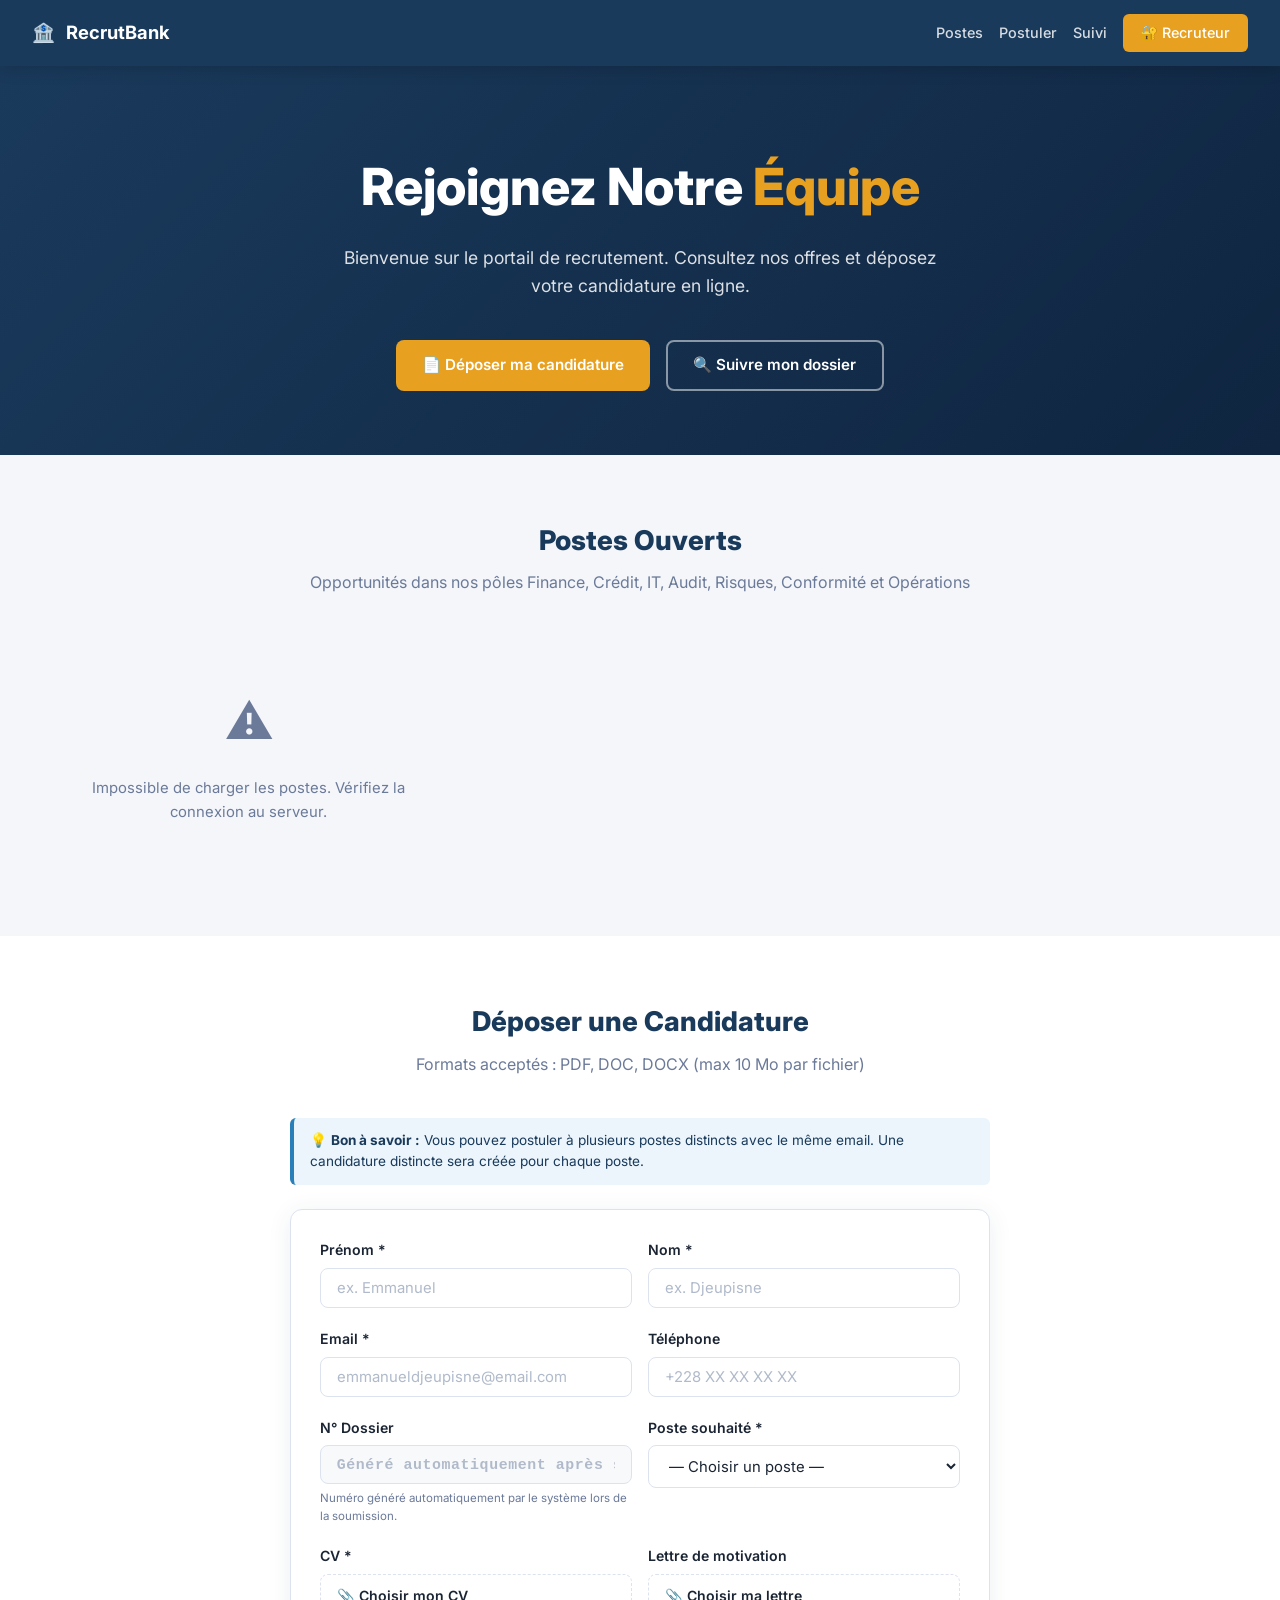
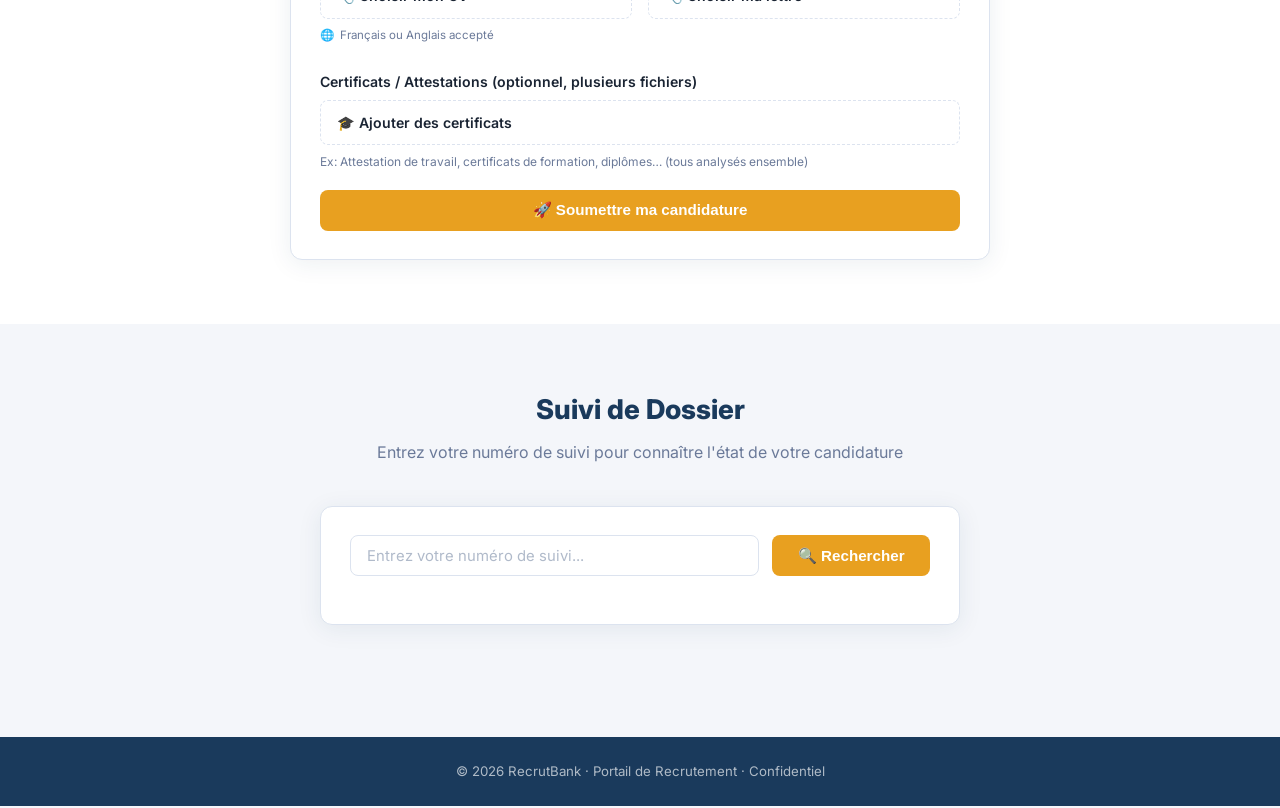
<file: index.html>
<!DOCTYPE html>
<html lang="fr">
<head>
<meta charset="UTF-8">
<meta name="viewport" content="width=device-width, initial-scale=1.0">
<title>RecrutBank – Portail de Recrutement</title>
<link rel="stylesheet" href="style.css">
<style>
.poste-card.inactive {
    opacity: 0.45;
    filter: grayscale(80%);
    pointer-events: none;
    position: relative;
}
.poste-card.inactive::after {
    content: "🔒 clôturé";
    position: absolute;
    top: 50%;
    left: 50%;
    transform: translate(-50%, -50%);
    background: rgba(26, 58, 92, 0.92);
    color: white;
    padding: 0.5rem 1rem;
    border-radius: 8px;
    font-weight: 700;
    font-size: 0.85rem;
    letter-spacing: 0.03em;
    box-shadow: 0 4px 12px rgba(0,0,0,0.2);
    z-index: 10;
}
.poste-card.active {
    border: 2px solid #2980B9;
    box-shadow: 0 4px 16px rgba(41, 128, 185, 0.25);
    position: relative;
}
.poste-card.active::before {
    content: "📢 OUVERT AU RECRUTEMENT";
    position: absolute;
    top: -10px;
    right: 12px;
    background: #27ae60;
    color: white;
    padding: 3px 10px;
    border-radius: 4px;
    font-size: 0.65rem;
    font-weight: 700;
    letter-spacing: 0.05em;
    box-shadow: 0 2px 6px rgba(39, 174, 96, 0.4);
}
select option:disabled {
    color: #aaa;
    background: #f5f5f5;
    font-style: italic;
}

/* === MESSAGE DE CONFIRMATION CENTRÉ (COMPACT) === */
.confirmation-overlay {
    display: none;
    position: fixed;
    inset: 0;
    background: rgba(15, 23, 42, 0.75);
    backdrop-filter: blur(6px);
    z-index: 9999;
    justify-content: center;
    align-items: center;
    padding: 1rem;
    animation: fadeIn 0.3s ease-out;
}
.confirmation-overlay.show { display: flex; }
@keyframes fadeIn {
    from { opacity: 0; }
    to { opacity: 1; }
}
.confirmation-box {
    background: white;
    border-radius: 14px;
    max-width: 420px;
    width: 100%;
    box-shadow: 0 20px 50px rgba(0,0,0,0.25);
    overflow: hidden;
    animation: slideUp 0.3s ease-out;
    text-align: center;
}
@keyframes slideUp {
    from { opacity: 0; transform: translateY(20px) scale(0.97); }
    to { opacity: 1; transform: translateY(0) scale(1); }
}
.confirmation-header {
    background: linear-gradient(135deg, #16a34a 0%, #22c55e 100%);
    color: white;
    padding: 1.2rem 1.2rem 1rem;
}
.confirmation-icon {
    width: 52px;
    height: 52px;
    background: rgba(255,255,255,0.25);
    border-radius: 50%;
    display: flex;
    align-items: center;
    justify-content: center;
    font-size: 1.6rem;
    margin: 0 auto 0.6rem;
    box-shadow: 0 3px 12px rgba(0,0,0,0.15);
    animation: bounce 0.5s ease-out 0.2s both;
}
@keyframes bounce {
    0% { transform: scale(0); }
    60% { transform: scale(1.15); }
    100% { transform: scale(1); }
}
.confirmation-header h2 {
    margin: 0 0 0.3rem 0;
    font-size: 1.15rem;
    font-weight: 800;
}
.confirmation-header p {
    margin: 0;
    font-size: 0.82rem;
    opacity: 0.95;
}
.confirmation-body {
    padding: 1rem 1.2rem 0.8rem;
}
.email-notice {
    background: linear-gradient(135deg, #dbeafe 0%, #eff6ff 100%);
    border: 1px solid #bfdbfe;
    border-left: 4px solid #2563eb;
    border-radius: 8px;
    padding: 0.7rem 0.9rem;
    margin-bottom: 0.9rem;
    display: flex;
    align-items: flex-start;
    gap: 0.6rem;
    text-align: left;
}
.email-notice .icon {
    font-size: 1.2rem;
    flex-shrink: 0;
}
.email-notice .content { flex: 1; }
.email-notice strong {
    display: block;
    color: #1e40af;
    font-size: 0.82rem;
    margin-bottom: 0.15rem;
}
.email-notice p {
    margin: 0;
    color: #1e3a8a;
    font-size: 0.76rem;
    line-height: 1.4;
}
.info-grid {
    display: grid;
    gap: 0.5rem;
    margin-bottom: 0.8rem;
}
.info-item {
    background: #f8fafc;
    border: 1px solid #e2e8f0;
    border-radius: 6px;
    padding: 0.5rem 0.75rem;
    text-align: left;
}
.info-item .label {
    font-size: 0.68rem;
    font-weight: 700;
    color: #64748b;
    text-transform: uppercase;
    letter-spacing: 0.05em;
    margin-bottom: 0.2rem;
    display: flex;
    align-items: center;
    justify-content: space-between;
}
.info-item .value {
    font-family: 'SF Mono', Monaco, Consolas, monospace;
    font-size: 0.85rem;
    font-weight: 700;
    color: #1a3a5c;
    word-break: break-all;
}
.info-item .value.dossier {
    color: #2980B9;
    font-size: 1rem;
}
.confirmation-footer {
    padding: 0.7rem 1.2rem 1rem;
    display: flex;
    gap: 0.5rem;
    flex-wrap: wrap;
    justify-content: center;
    border-top: 1px solid #e2e8f0;
    background: #f8fafc;
}
.confirmation-footer .btn {
    flex: 1;
    min-width: 140px;
    padding: 0.5rem 0.8rem;
    font-size: 0.82rem;
}
.copy-btn {
    background: #f1f5f9;
    border: 1px solid #cbd5e1;
    color: #475569;
    padding: 0.2rem 0.5rem;
    border-radius: 4px;
    font-size: 0.68rem;
    font-weight: 600;
    cursor: pointer;
    transition: all 0.15s;
}
.copy-btn:hover {
    background: #e2e8f0;
    color: #1e293b;
}
.copy-btn.copied {
    background: #dcfce7;
    color: #166534;
    border-color: #86efac;
}
@media (max-width: 480px) {
    .confirmation-box { max-width: 100%; }
    .confirmation-header { padding: 1rem 1rem 0.8rem; }
    .confirmation-header h2 { font-size: 1.05rem; }
    .confirmation-body { padding: 0.8rem 1rem 0.6rem; }
    .confirmation-footer { padding: 0.6rem 0.8rem 0.8rem; }
    .confirmation-footer .btn { min-width: 100%; font-size: 0.8rem; }
    .info-item .value { font-size: 0.78rem; }
    .info-item .value.dossier { font-size: 0.9rem; }
}

/* Badge Management pour le poste Chef de Division Local Corporate */
.badge-management {
    display: inline-block;
    font-size: 0.65rem;
    background: #fff3cd;
    color: #856404;
    padding: 2px 8px;
    border-radius: 4px;
    margin-left: 0.4rem;
    border: 1px solid #ffc107;
}

/* Badge Data Analyst Finance */
.badge-data-finance {
    display: inline-block;
    font-size: 0.65rem;
    background: #dbeafe;
    color: #1e40af;
    padding: 2px 8px;
    border-radius: 4px;
    margin-left: 0.4rem;
    border: 1px solid #93c5fd;
}

/* === STATUT ÉLIMINÉ === */
.badge-eliminated {
    background: #fee2e2;
    color: #991b1b;
    border: 1px solid #fecaca;
}
.badge-eliminated::before {
    content: "🚫 ";
}
.elimination-details {
    background: #fef2f2;
    border: 1px solid #fecaca;
    border-left: 4px solid #dc2626;
    border-radius: 8px;
    padding: 1rem;
    margin: 0.8rem 0;
    text-align: left;
}
.elimination-details strong {
    color: #991b1b;
    display: block;
    margin-bottom: 0.5rem;
}
.elimination-details ul {
    margin: 0.3rem 0;
    padding-left: 1.2rem;
    color: #7f1d1d;
}
.elimination-details li {
    margin: 0.3rem 0;
}
.elimination-details .score-display {
    margin-top: 0.5rem;
    padding-top: 0.5rem;
    border-top: 1px dashed #fecaca;
    font-weight: 600;
    color: #991b1b;
}

/* Poste actif highlight */
.poste-card.active .poste-apply-btn {
    display: inline-block !important;
}
.poste-apply-btn {
    display: none;
}

/* Badge clôturé */
.poste-card.closed {
    opacity: 0.5;
    filter: grayscale(80%);
    pointer-events: none;
    position: relative;
}
.poste-card.closed::after {
    content: "🔒 Clôturé";
    position: absolute;
    top: 50%;
    left: 50%;
    transform: translate(-50%, -50%);
    background: rgba(26, 58, 92, 0.9);
    color: white;
    padding: 0.5rem 1rem;
    border-radius: 8px;
    font-weight: 700;
    font-size: 0.9rem;
    letter-spacing: 0.05em;
    box-shadow: 0 4px 12px rgba(0,0,0,0.25);
    z-index: 10;
}
</style>
</head>
<body>
<nav class="navbar">
<div class="brand">🏦 <span>RecrutBank</span></div>
<div class="nav-links">
<a href="#postes">Postes</a>
<a href="#postuler">Postuler</a>
<a href="#suivi">Suivi</a>
<a href="login.html" class="btn-nav">🔐 Recruteur</a>
</div>
</nav>
<section class="hero">
<h1>Rejoignez Notre <span>Équipe</span></h1>
<p>Bienvenue sur le portail de recrutement. Consultez nos offres et déposez votre candidature en ligne.</p>
<div class="hero-btns">
<a href="#postuler" class="btn btn-primary">📄 Déposer ma candidature</a>
<a href="#suivi"    class="btn btn-outline">🔍 Suivre mon dossier</a>
</div>
</section>
<section class="section" id="postes">
<div class="container">
<h2 style="text-align:center;font-size:1.7rem;font-weight:800;color:var(--primary);margin-bottom:.5rem">Postes Ouverts</h2>
<p style="text-align:center;color:var(--text-muted);margin-bottom:2.5rem">Opportunités dans nos pôles Finance, Crédit, IT, Audit, Risques, Conformité et Opérations</p>
<div class="postes-grid" id="postes-list">
<div class="empty-state"><div class="empty-icon">⏳</div><p>Chargement des postes...</p></div>
</div>
</div>
</section>
<section class="section" id="postuler" style="background:#fff">
<div class="container">
<h2 style="text-align:center;font-size:1.7rem;font-weight:800;color:var(--primary);margin-bottom:.5rem">Déposer une Candidature</h2>
<p style="text-align:center;color:var(--text-muted);margin-bottom:2.5rem">Formats acceptés : PDF, DOC, DOCX (max 10 Mo par fichier)</p>
<div id="info-postes-actifs" style="max-width:700px;margin:0 auto 1.5rem auto;padding:.75rem 1rem;background:#d4edda;border-left:4px solid #27ae60;border-radius:6px;font-size:.85rem;color:#155724;display:none">
</div>
<div style="max-width:700px;margin:0 auto 1.5rem auto;padding:.75rem 1rem;background:#EBF5FB;border-left:4px solid #2980B9;border-radius:6px;font-size:.85rem;color:#1a3a5c">
💡 <strong>Bon à savoir :</strong> Vous pouvez postuler à plusieurs postes distincts avec le même email. Une candidature distincte sera créée pour chaque poste.
</div>
<div class="card" style="max-width:700px;margin:0 auto" id="form-card">
<div id="form-alert"></div>
<form id="candidature-form" enctype="multipart/form-data">
<div class="form-row">
<div class="form-group">
<label>Prénom *</label>
<input class="form-control" name="prenom" placeholder="ex. Emmanuel" required>
</div>
<div class="form-group">
<label>Nom *</label>
<input class="form-control" name="nom" placeholder="ex. Djeupisne" required>
</div>
</div>
<div class="form-row">
<div class="form-group">
<label>Email *</label>
<input class="form-control" type="email" name="email" placeholder="emmanueldjeupisne@email.com" required>
</div>
<div class="form-group">
<label>Téléphone</label>
<input class="form-control" name="telephone" placeholder="+228 XX XX XX XX">
</div>
</div>
<div class="form-row">
<div class="form-group">
<label>N° Dossier</label>
<input class="form-control" name="numero_dossier" id="numero-dossier" placeholder="Généré automatiquement après soumission" readonly style="font-family:monospace;font-weight:600;letter-spacing:.04em;background:#f8f9fa;cursor:not-allowed">
<p style="font-size:.72rem;color:var(--text-muted);margin-top:.3rem">Numéro généré automatiquement par le système lors de la soumission.</p>
</div>
<div class="form-group">
<label>Poste souhaité *</label>
<select class="form-control" name="poste" id="poste-select" required>
<option value="">— Choisir un poste —</option>
</select>
</div>
</div>
<div class="form-row">
<div class="form-group">
<label>CV *</label>
<div class="file-input-wrapper">
<label class="file-label" id="cv-label" for="cv-input">📎 Choisir mon CV</label>
<input type="file" id="cv-input" name="cv" accept=".pdf,.doc,.docx" required>
</div>
<p style="font-size:.72rem;color:var(--text-muted);margin-top:.3rem;display:flex;align-items:center;gap:.4rem">
<span>🌐</span> Français ou Anglais accepté
</p>
</div>
<div class="form-group">
<label>Lettre de motivation <span id="lettre-badge" style="display:none;background:#e8f4fd;color:#1a3a5c;font-size:.65rem;padding:2px 6px;border-radius:4px;margin-left:.4rem">Optionnel pour ce poste</span></label>
<div class="file-input-wrapper">
<label class="file-label" id="lettre-label" for="lettre-input">📎 Choisir ma lettre</label>
<input type="file" id="lettre-input" name="lettre" accept=".pdf,.doc,.docx">
</div>
</div>
</div>
<div class="form-group" style="margin-top:.5rem">
<label>Certificats / Attestations (optionnel, plusieurs fichiers)</label>
<div class="file-input-wrapper">
<label class="file-label" id="attestation-label" for="attestation-input">🎓 Ajouter des certificats</label>
<input type="file" id="attestation-input" name="attestation" accept=".pdf,.doc,.docx" multiple>
</div>
<p style="font-size:.75rem;color:var(--text-muted);margin-top:.3rem">
Ex: Attestation de travail, certificats de formation, diplômes… (tous analysés ensemble)
</p>
<div id="attestation-list" style="margin-top:.5rem;font-size:.8rem;color:var(--text-muted)"></div>
</div>
<button type="submit" class="btn btn-primary btn-full" id="submit-btn">
🚀 Soumettre ma candidature
</button>
</form>
</div>
<div id="candidature-success" class="card" style="max-width:700px;margin:1.5rem auto;display:none;text-align:center">
<div style="font-size:3rem;margin-bottom:1rem">🎉</div>
<h3 style="color:var(--success);font-size:1.3rem;margin-bottom:.5rem">Candidature soumise avec succès !</h3>
<p style="color:var(--text-muted);margin-bottom:1.2rem">Conservez précieusement vos références de suivi :</p>
<div style="margin-bottom:.8rem">
<p style="font-size:.78rem;font-weight:600;color:var(--text-muted);text-transform:uppercase;letter-spacing:.05em;margin-bottom:.4rem">N° Dossier</p>
<div style="background:#EBF5FB;border:2px solid #2980B9;border-radius:8px;padding:.7rem 1rem;font-family:monospace;font-size:1rem;font-weight:700;color:#1a3a5c" id="dossier-display"></div>
</div>
<div>
<p style="font-size:.78rem;font-weight:600;color:var(--text-muted);text-transform:uppercase;letter-spacing:.05em;margin-bottom:.4rem">Numéro de suivi en ligne</p>
<div style="background:#f4f6fa;border:2px dashed var(--border);border-radius:8px;padding:.7rem 1rem;font-family:monospace;font-size:.88rem;font-weight:700;color:var(--primary);word-break:break-all" id="token-display"></div>
</div>
<p style="margin-top:1rem;font-size:.85rem;color:var(--text-muted)">
🔍 Votre dossier (CV + lettre + certificats) est en cours d'analyse automatique.<br>
Utilisez le numéro de suivi dans la section <strong>Suivi de dossier</strong> ci-dessous.
</p>
<div style="margin-top:1.4rem;display:flex;gap:.8rem;justify-content:center;flex-wrap:wrap">
<button class="btn btn-blue" onclick="resetForm()">📄 Postuler à un autre poste</button>
<button class="btn btn-outline" onclick="document.getElementById('suivi-token').value=document.getElementById('token-display').textContent;document.getElementById('suivi').scrollIntoView({behavior:'smooth'})">🔍 Suivre ce dossier</button>
</div>
</div>
</section>
<section class="section" id="suivi">
<div class="container">
<h2 style="text-align:center;font-size:1.7rem;font-weight:800;color:var(--primary);margin-bottom:.5rem">Suivi de Dossier</h2>
<p style="text-align:center;color:var(--text-muted);margin-bottom:2.5rem">Entrez votre numéro de suivi pour connaître l'état de votre candidature</p>
<div class="card" style="max-width:640px;margin:0 auto">
<div style="display:flex;gap:.8rem">
<input class="form-control" id="suivi-token" placeholder="Entrez votre numéro de suivi...">
<button class="btn btn-primary" onclick="checkSuivi()">🔍 Rechercher</button>
</div>
<div id="suivi-result" style="margin-top:1.2rem"></div>
</div>
</div>
</section>
<footer style="background:var(--primary);color:rgba(255,255,255,.65);text-align:center;padding:1.5rem;font-size:.83rem">
<p>© 2026 RecrutBank · Portail de Recrutement · Confidentiel</p>
</footer>

<!-- === MESSAGE DE CONFIRMATION CENTRÉ (MODAL) === -->
<div class="confirmation-overlay" id="confirmation-overlay">
<div class="confirmation-box">
<div class="confirmation-header">
<div class="confirmation-icon">✅</div>
<h2>Candidature soumise avec succès !</h2>
<p>Votre dossier a bien été reçu et est en cours de traitement</p>
</div>
<div class="confirmation-body">
<div class="email-notice">
<span class="icon">📧</span>
<div class="content">
<strong>Email de confirmation envoyé</strong>
<p>Un email de confirmation vient d'être envoyé à l'adresse que vous avez renseignée. Vérifiez votre boîte de réception (et vos spams) dans les prochaines minutes.</p>
</div>
</div>

<div class="info-grid">
<div class="info-item">
<div class="label">🗂️ N° de Dossier</div>
<div class="value dossier" id="conf-dossier">–</div>
</div>
<div class="info-item">
<div class="label">🔑 Numéro de suivi en ligne
<button class="copy-btn" id="copy-token-btn" onclick="copyToken()">📋 Copier</button>
</div>
<div class="value" id="conf-token">–</div>
</div>
<div class="info-item">
<div class="label">💼 Poste</div>
<div class="value" id="conf-poste" style="font-family:inherit;font-size:.9rem">–</div>
</div>
</div>
</div>
<div class="confirmation-footer">
<button class="btn btn-primary" onclick="closeConfirmationAndScrollToSuivi()">🔍 Suivre mon dossier</button>
<button class="btn btn-outline" onclick="closeConfirmationAndReset()">📄 Nouvelle candidature</button>
</div>
</div>
</div>

<div class="toast-container" id="toast-container"></div>
<script src="script.js"></script>
<script>
const API = 'https://backend1-fiq5.onrender.com/api';

// === POSTES ACTIFS (définis dans le backend) ===
// Chargé(e) d'Administration de Crédit est retiré des postes actifs (clôturé)
const POSTES_ACTIFS_BACKEND = ["Chef de Division Local Corporate", "Data Analyst Finance"];

// Métadonnées d'affichage pour chaque poste
const POSTES_INFO = {
    "Responsable Administration de Crédit": { icon:"🏛️", desc:"Gestion portefeuille, conformité COBAC/IFRS", category:"credit", senior: false, closed: true },
    "Analyste Crédit CCB":                  { icon:"📊", desc:"Analyse financière, montage et suivi de crédits", category:"credit", senior: false, closed: true },
    "Archiviste (Administration Crédit)":   { icon:"🗂️", desc:"Gestion documentaire et archivage des dossiers", category:"credit", senior: false, closed: true },
    "Senior Finance Officer":               { icon:"💰", desc:"Pilotage financier et reporting senior", category:"finance", senior: true, closed: true },
    "Market Risk Officer":                  { icon:"📈", desc:"Gestion et modélisation des risques de marché", category:"risque", senior: false, closed: true },
    "IT Réseau & Infrastructure":           { icon:"🖥️", desc:"Administration réseau, sécurité et infrastructure", category:"it", senior: false, badge: "technique", closed: true },
    "Auditeur interne":                     { icon:"🔍", desc:"Audit interne et contrôle des processus", category:"audit", senior: false, closed: true },
    "Chef service contrôle des engagements":{ icon:"📋", desc:"Contrôle des engagements et garanties", category:"risque", senior: true, closed: true },
    "Chef service IT (maintenance/support)":{ icon:"🛠️", desc:"Maintenance et support informatique", category:"it", senior: true, badge: "technique", closed: true },
    "Chef service finance":                 { icon:"💵", desc:"Management de la fonction finance", category:"finance", senior: true, closed: true },
    "Chef service risques de marché":       { icon:"📉", desc:"Gestion des risques financiers et de marché", category:"risque", senior: true, closed: true },
    "Chef service reporting réglementaire": { icon:"📑", desc:"Reporting prudentiel et réglementaire", category:"conformite", senior: true, closed: true },
    "Chef de Section Compensation":         {
        icon: "💳",
        desc: "Supervision des opérations de compensation interbancaire (BEAC/GIMAC)",
        category: "operations",
        senior: true,
        highlight: "beac-gimac",
        closed: true
    },
    "Chargé(e) d'Administration de Crédit": {
        icon: "📑",
        desc: "Gestion du cycle de crédit, garanties, reporting IFRS 9 et COBAC",
        category: "credit",
        senior: false,
        closed: true
    },
    "Chef de Division Local Corporate": {
        icon: "🏢",
        desc: "Pilotage de la division Corporate, management d'équipe, développement du portefeuille entreprises et gestion du risque de crédit",
        category: "corporate",
        senior: true,
        highlight: "corporate",
        badge: "management"
    },
    "Data Analyst Finance": {
        icon: "📊",
        desc: "Analyse de données financières, reporting, Tableaux de bord, SQL, Python, Power BI",
        category: "finance",
        senior: false,
        highlight: "data-finance",
        badge: "data-finance"
    }
};

// ★ APPEL API ★
fetch(`${API}/postes`)
.then(r => r.json())
.then(data => {
    // Utiliser les postes actifs du backend, ou fallback
    const postes = Array.isArray(data) ? data : (data.postes || []);
    const postesActifs = Array.isArray(data) ? POSTES_ACTIFS_BACKEND : (data.postes_actifs || POSTES_ACTIFS_BACKEND);
    
    const grid = document.getElementById("postes-list");
    const sel  = document.getElementById("poste-select");
    const infoBox = document.getElementById("info-postes-actifs");
    grid.innerHTML = "";
    
    // Message d'information sur les postes actifs
    if (postesActifs.length > 0 && infoBox) {
        if (postesActifs.length === 1) {
            infoBox.innerHTML = `<strong>Un seul poste est actuellement ouvert au recrutement :</strong> ${postesActifs[0]}. Les autres postes seront ouverts prochainement.`;
        } else {
            infoBox.innerHTML = `<strong>${postesActifs.length} postes sont actuellement ouverts au recrutement :</strong> ${postesActifs.join(', ')}.`;
        }
        infoBox.style.display = 'block';
    }
    
    // Génération des cartes et des options du select
    postes.forEach(p => {
        const info = POSTES_INFO[p] || { icon:"💼", desc:"", category:"", closed: true };
        const isActive = postesActifs.includes(p);
        const isClosed = info.closed === true;
        
        const catBadge = info.category ? `<span style="display:inline-block;font-size:.65rem;background:#e8f4fd;color:#1a3a5c;padding:2px 6px;border-radius:4px;margin-left:.4rem">${info.category}</span>` : "";
        const certHighlight = info.highlight === "certifications" ? `<div style="font-size:.75rem;color:#1e7e34;margin-top:.3rem">🎯 <strong>Certifications requises</strong></div>` : "";
        const beacHighlight = info.highlight === "beac-gimac" ? `<div style="font-size:.75rem;color:#1a3a5c;margin-top:.3rem">🏦 <strong>Expertise BEAC/GIMAC requise</strong></div>` : "";
        const corporateHighlight = info.highlight === "corporate" ? `<div style="font-size:.75rem;color:#1a3a5c;margin-top:.3rem">🏢 <strong>Management Corporate & Développement Commercial</strong></div>` : "";
        const dataFinanceHighlight = info.highlight === "data-finance" ? `<div style="font-size:.75rem;color:#1a3a5c;margin-top:.3rem">📊 <strong>Compétences Data & Finance requises</strong></div>` : "";
        const techBadge = info.badge === "technique" ? `<span style="display:inline-block;font-size:.65rem;background:#d4edda;color:#155724;padding:2px 6px;border-radius:4px;margin-left:.4rem">Technique</span>` : "";
        const managementBadge = info.badge === "management" ? `<span class="badge-management">Management</span>` : "";
        const dataFinanceBadge = info.badge === "data-finance" ? `<span class="badge-data-finance">Data & Finance</span>` : "";
        const seniorIndicator = info.senior ? `<div style="font-size:.75rem;color:#e67e22;margin-top:.3rem">⚠️ Niveau Senior Requis (> 5 ans)</div>` : "";
        const closedBadge = isClosed ? `<span style="display:inline-block;font-size:.65rem;background:#fee2e2;color:#991b1b;padding:2px 8px;border-radius:4px;margin-left:.4rem;border:1px solid #fecaca">🔒 Clôturé</span>` : "";
        
        let cardClass = "poste-card";
        if (isActive) {
            cardClass += " active";
        } else if (isClosed) {
            cardClass += " closed";
        } else {
            cardClass += " inactive";
        }
        
        grid.innerHTML += `
<div class="${cardClass}">
    <div style="font-size:1.8rem;margin-bottom:.6rem;display:flex;align-items:center">${info.icon}${techBadge}${managementBadge}${dataFinanceBadge}</div>
    <h3>${p}${catBadge}${closedBadge}</h3>
    <p>${info.desc || 'Poste à pourvoir prochainement.'}</p>
    ${certHighlight}
    ${beacHighlight}
    ${corporateHighlight}
    ${dataFinanceHighlight}
    ${seniorIndicator}
    ${isActive ? `<a href="#postuler" class="poste-apply-btn" style="display:inline-block;margin-top:.8rem;font-size:.82rem;font-weight:600;color:var(--accent)">📝 Postuler →</a>` : ''}
</div>`;
        
        // Option du select
        const optionDisabled = isActive ? "" : "disabled";
        let optionLabel = p;
        if (isClosed) {
            optionLabel = `🔒 ${p} (clôturé)`;
        } else if (!isActive) {
            optionLabel = `🔒 ${p} (clôturé)`;
        }
        const option = document.createElement('option');
        option.value = p;
        option.textContent = optionLabel;
        if (!isActive) option.disabled = true;
        option.dataset.category = info.category || "";
        option.dataset.senior = info.senior || false;
        option.dataset.reduceLetter = info.reduceLetter || false;
        option.dataset.active = isActive;
        sel.appendChild(option);
    });
    
    // Gestion du badge "Lettre optionnelle"
    sel.addEventListener("change", function() {
        const selectedOpt = this.options[this.selectedIndex];
        const reduceLetter = selectedOpt.dataset.reduceLetter === "true";
        const badge = document.getElementById("lettre-badge");
        if (badge) { badge.style.display = reduceLetter ? "inline-block" : "none"; }
    });
})
.catch(() => {
    document.getElementById("postes-list").innerHTML =
        '<div class="empty-state"><div class="empty-icon">⚠️</div><p>Impossible de charger les postes. Vérifiez la connexion au serveur.</p></div>';
});

['cv','lettre'].forEach(name => {
    const input = document.getElementById(`${name}-input`);
    const label = document.getElementById(`${name}-label`);
    if (input && label) {
        input.addEventListener('change', function() {
            if (this.files[0]) {
                label.textContent = '✅ ' + this.files[0].name;
                label.classList.add('has-file');
            } else {
                const defaults = { cv: '📎 Choisir mon CV', lettre: '📎 Choisir ma lettre' };
                label.textContent = defaults[name] || ' Choisir un fichier';
                label.classList.remove('has-file');
            }
        });
    }
});

const attestationInput = document.getElementById('attestation-input');
const attestationLabel = document.getElementById('attestation-label');
const attestationList  = document.getElementById('attestation-list');
if (attestationInput && attestationLabel && attestationList) {
    attestationInput.addEventListener('change', function() {
        const files = Array.from(this.files);
        if (files.length === 0) {
            attestationLabel.textContent = '🎓 Ajouter des certificats';
            attestationLabel.classList.remove('has-file');
            attestationList.innerHTML = '';
            return;
        }
        attestationLabel.textContent = `✅ ${files.length} fichier${files.length>1?'s':''} sélectionné${files.length>1?'s':''}`;
        attestationLabel.classList.add('has-file');
        attestationList.innerHTML = files.map(f =>
            `<div style="padding:.2rem 0;border-bottom:1px dashed #e2e8f0">📄 ${escHtml(f.name)} (${formatFileSize(f.size)})</div>`
        ).join('');
    });
}

function formatFileSize(bytes) {
    if (bytes === 0) return '0 Octet';
    const k = 1024;
    const sizes = ['Octets', 'Ko', 'Mo', 'Go'];
    const i = Math.floor(Math.log(bytes) / Math.log(k));
    return parseFloat((bytes / Math.pow(k, i)).toFixed(1)) + ' ' + sizes[i];
}

function escHtml(s) {
    return String(s).replace(/&/g,'&amp;').replace(/</g,'&lt;').replace(/>/g,'&gt;');
}

function clearFormFields() {
    document.getElementById('candidature-form').reset();
    ['cv','lettre'].forEach(n => {
        const lbl = document.getElementById(`${n}-label`);
        const defaults = { cv: '📎 Choisir mon CV', lettre: '📎 Choisir ma lettre' };
        if (lbl) { lbl.textContent = defaults[n] || '📎 Choisir un fichier'; lbl.classList.remove('has-file'); }
    });
    if (attestationLabel && attestationList) {
        attestationLabel.textContent = '🎓 Ajouter des certificats';
        attestationLabel.classList.remove('has-file');
        attestationList.innerHTML = '';
    }
}

function showConfirmationModal(data) {
    const overlay = document.getElementById('confirmation-overlay');
    document.getElementById('conf-dossier').textContent = data.numero_dossier || '–';
    document.getElementById('conf-token').textContent = data.token || '–';
    document.getElementById('conf-poste').textContent = data.poste || '–';
    overlay.classList.add('show');
    document.body.style.overflow = 'hidden';
}

function closeConfirmationModal() {
    const overlay = document.getElementById('confirmation-overlay');
    overlay.classList.remove('show');
    document.body.style.overflow = '';
}

function closeConfirmationAndScrollToSuivi() {
    const token = document.getElementById('conf-token').textContent;
    closeConfirmationModal();
    document.getElementById('suivi-token').value = token;
    setTimeout(() => {
        document.getElementById('suivi').scrollIntoView({ behavior: 'smooth' });
    }, 100);
}

function closeConfirmationAndReset() {
    closeConfirmationModal();
    document.getElementById('candidature-form').reset();
    clearFormFields();
}

function copyToken() {
    const token = document.getElementById('conf-token').textContent;
    const btn = document.getElementById('copy-token-btn');
    if (!token || token === '–') return;
    
    navigator.clipboard.writeText(token).then(() => {
        btn.textContent = '✅ Copié !';
        btn.classList.add('copied');
        setTimeout(() => {
            btn.textContent = '📋 Copier';
            btn.classList.remove('copied');
        }, 2000);
    }).catch(() => {
        const textarea = document.createElement('textarea');
        textarea.value = token;
        document.body.appendChild(textarea);
        textarea.select();
        document.execCommand('copy');
        document.body.removeChild(textarea);
        btn.textContent = '✅ Copié !';
        btn.classList.add('copied');
        setTimeout(() => {
            btn.textContent = '📋 Copier';
            btn.classList.remove('copied');
        }, 2000);
    });
}

document.getElementById('confirmation-overlay').addEventListener('click', function(e) {
    if (e.target === this) { closeConfirmationModal(); }
});

document.addEventListener('keydown', function(e) {
    if (e.key === 'Escape') {
        const overlay = document.getElementById('confirmation-overlay');
        if (overlay.classList.contains('show')) { closeConfirmationModal(); }
    }
});

document.getElementById('candidature-form').addEventListener('submit', async function(e) {
    e.preventDefault();
    const btn      = document.getElementById('submit-btn');
    const alertDiv = document.getElementById('form-alert');
    alertDiv.innerHTML = '';
    btn.innerHTML = '<span class="spinner"></span> Envoi en cours...';
    btn.disabled = true;
    try {
        const fd  = new FormData(this);
        const posteSelect = document.getElementById('poste-select');
        const posteText = posteSelect.options[posteSelect.selectedIndex].text;
        const res = await fetch(`${API}/candidats/postuler`, { method: 'POST', body: fd });
        const data = await res.json();
        if (res.ok) {
            clearFormFields();
            const oldSuccess = document.getElementById('candidature-success');
            if (oldSuccess) oldSuccess.style.display = 'none';
            showConfirmationModal({
                numero_dossier: data.numero_dossier || '–',
                token: data.token,
                poste: posteText
            });
            if(typeof showToast === 'function') showToast('Candidature soumise avec succès ! Analyse automatique en cours...', 'success');
        } else {
            alertDiv.innerHTML = `<div class="alert alert-error">❌ ${data.error}</div>`;
        }
    } catch (err) {
        console.error(err);
        alertDiv.innerHTML = `<div class="alert alert-error">⚠️ Impossible de contacter le serveur. Vérifiez votre connexion.</div>`;
    }
    btn.innerHTML = '🚀 Soumettre ma candidature';
    btn.disabled  = false;
});

// === FONCTION DE SUIVI AMÉLIORÉE AVEC DÉTAILS D'ÉLIMINATION ===
async function checkSuivi() {
    const token = document.getElementById('suivi-token').value.trim();
    if (!token) return;
    const area = document.getElementById('suivi-result');
    area.innerHTML = '<p style="color:var(--text-muted);text-align:center">🔍 Recherche...</p>';
    try {
        const r = await fetch(`${API}/candidats/statut/${token}`);
        const d = await r.json();
        if (!r.ok) { area.innerHTML = `<div class="alert alert-error">❌ ${d.error}</div>`; return; }
        
        // === RÉCUPÉRATION DES DÉTAILS COMPLETS ===
        let scoreBreakdown = null;
        let flagsEliminatoires = [];
        let signauxDetectes = [];
        let detailsAnalyse = null;
        
        try {
            const detailRes = await fetch(`${API}/recruteur/candidats/${token}`, {
                headers: { 'Authorization': 'Bearer ' + (localStorage.getItem('rh_token') || '') }
            });
            if (detailRes.ok) {
                const detailData = await detailRes.json();
                if (detailData.score_breakdown) {
                    try {
                        scoreBreakdown = typeof detailData.score_breakdown === 'string' 
                            ? JSON.parse(detailData.score_breakdown) 
                            : detailData.score_breakdown;
                    } catch(e) {}
                }
                if (detailData.flags_eliminatoires) {
                    try {
                        flagsEliminatoires = typeof detailData.flags_eliminatoires === 'string'
                            ? JSON.parse(detailData.flags_eliminatoires)
                            : detailData.flags_eliminatoires;
                    } catch(e) {}
                }
                if (detailData.signaux_detectes) {
                    try {
                        signauxDetectes = typeof detailData.signaux_detectes === 'string'
                            ? JSON.parse(detailData.signaux_detectes)
                            : detailData.signaux_detectes;
                    } catch(e) {}
                }
                if (detailData.analyse_details) {
                    try {
                        detailsAnalyse = typeof detailData.analyse_details === 'string'
                            ? JSON.parse(detailData.analyse_details)
                            : detailData.analyse_details;
                    } catch(e) {}
                }
            }
        } catch(e) { console.warn('Erreur récupération détails:', e); }
        
        const badges = {
            en_attente: 'badge-pending',
            retenu: 'badge-retained',
            rejete: 'badge-rejected',
            entretien: 'badge-interview',
            exclu: 'badge-eliminated'
        };
        
        const labels = {
            en_attente: '⏳ En attente',
            retenu: '✅ Retenu(e)',
            rejete: '❌ Non retenu(e)',
            entretien: '📅 Convoqué(e) en entretien',
            exclu: '🚫 Éliminé(e) - Critères non satisfaits'
        };
        
        const messages = {
            en_attente: "Votre dossier est en cours d'examen. Nous vous contacterons dès que possible.",
            retenu: "Félicitations ! Votre candidature a été retenue. Nous vous contacterons très prochainement.",
            rejete: "Votre candidature n'a pas été retenue pour cette sélection. Merci de votre intérêt.",
            entretien: "Votre profil nous a intéressé. Vous serez contacté(e) pour un entretien.",
            exclu: "Après analyse automatique de votre dossier, votre candidature ne répond pas aux critères requis pour ce poste."
        };
        
        const icons = {
            en_attente: '⏳',
            retenu: '🎉',
            rejete: '😔',
            entretien: '🤝',
            exclu: '🚫'
        };
        
        const isEliminated = d.statut === 'exclu' || 
            (scoreBreakdown && scoreBreakdown.bloc1_eliminatoire === true) ||
            (flagsEliminatoires && flagsEliminatoires.length > 0);
        
        let html = `<div style="text-align:center;padding:1rem 0">
            <div style="font-size:2.5rem;margin-bottom:.6rem">${icons[d.statut] || '📋'}</div>
            <div style="font-weight:700;font-size:1.05rem">${escHtml(d.prenom)} ${escHtml(d.nom)}</div>
            <div style="color:var(--text-muted);font-size:.85rem;margin-bottom:.5rem">${escHtml(d.poste)}</div>`;
        
        if (d.numero_dossier) {
            html += `<div style="margin:.6rem auto;max-width:240px;padding:.4rem .8rem;background:#EBF5FB;border-radius:6px;font-family:monospace;font-size:.85rem;font-weight:700;color:#1a3a5c">🗂️ Dossier : ${escHtml(d.numero_dossier)}</div>`;
        }
        
        const statutKey = isEliminated ? 'exclu' : (d.statut || 'en_attente');
        html += `<span class="badge ${badges[statutKey] || 'badge-pending'}" style="font-size:.88rem;padding:.4rem 1rem">${labels[statutKey] || d.statut}</span>`;
        html += `<p style="margin-top:1rem;font-size:.88rem;color:var(--text)">${messages[statutKey] || ''}</p>`;
        
        // === DÉTAILS D'ÉLIMINATION ===
        if (isEliminated) {
            html += `<div class="elimination-details">
                <strong>⛔ Raisons de l'élimination :</strong>`;
            
            if (flagsEliminatoires && flagsEliminatoires.length > 0) {
                html += `<ul>`;
                flagsEliminatoires.forEach(flag => {
                    const cleanFlag = flag.replace(/^[❌]/, '').trim();
                    html += `<li>❌ ${escHtml(cleanFlag)}</li>`;
                });
                html += `</ul>`;
            }
            
            if (scoreBreakdown && scoreBreakdown.note) {
                html += `<p style="margin:.5rem 0;font-size:.85rem;color:#7f1d1d">${escHtml(scoreBreakdown.note)}</p>`;
            }
            
            const scoreMax = d.poste && ["Chef de Section Compensation", "Chargé(e) d'Administration de Crédit"].includes(d.poste) ? 12 :
                            d.poste && ["Chef de Division Local Corporate"].includes(d.poste) ? 14 :
                            d.poste && ["Data Analyst Finance"].includes(d.poste) ? 10 : 10;
            const score = parseInt(d.score) || 0;
            html += `<div class="score-display">Score : ${score} / ${scoreMax}</div>`;
            
            html += `</div>`;
        }
        
        // === SIGNAUX FORTS ===
        if (signauxDetectes && signauxDetectes.length > 0 && !isEliminated) {
            html += `<div style="margin-top:.8rem;padding:.8rem;background:#dcfce7;border-radius:6px;border-left:3px solid #16a34a;text-align:left">
                <strong style="color:#166534;">🟢 Signaux positifs détectés :</strong>
                <ul style="margin:.3rem 0;padding-left:1.2rem;color:#166534;font-size:.85rem">`;
            signauxDetectes.forEach(s => {
                html += `<li>${escHtml(s)}</li>`;
            });
            html += `</ul></div>`;
        }
        
        if (d.note) {
            html += `<div style="margin-top:.8rem;padding:.8rem;background:#f8fafd;border-radius:6px;font-size:.85rem;border-left:3px solid var(--accent);text-align:left">
                <strong>📝 Message de l'équipe RH :</strong><br>${escHtml(d.note)}</div>`;
        }
        
        html += `<div style="margin-top:.8rem;font-size:.78rem;color:var(--text-muted)">
            Dossier déposé le ${new Date(d.date_candidature).toLocaleDateString('fr-FR',{day:'2-digit',month:'long',year:'numeric'})}
        </div>`;
        
        html += `</div>`;
        area.innerHTML = html;
        
    } catch (e) {
        console.error('Erreur checkSuivi:', e);
        area.innerHTML = `<div class="alert alert-error">⚠️ Erreur de connexion au serveur.</div>`;
    }
}

document.getElementById('suivi-token').addEventListener('keypress', e => { if(e.key==='Enter') checkSuivi(); });
</script>
</body>
</html>
</file>
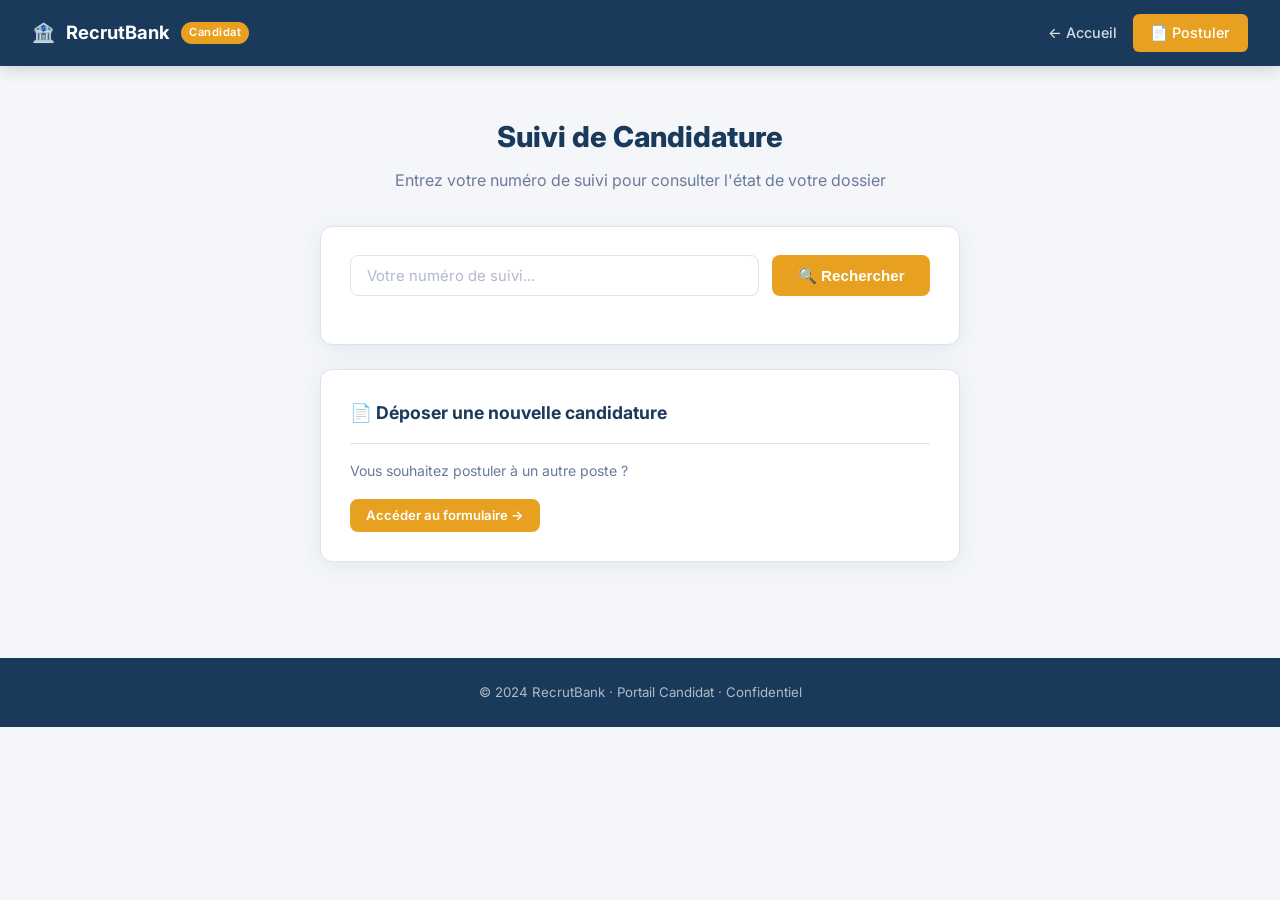
<file: dashboard-candidat.html>
<!DOCTYPE html>
<html lang="fr">
<head>
<meta charset="UTF-8">
<meta name="viewport" content="width=device-width, initial-scale=1.0">
<title>Suivi Candidature – RecrutBank</title>
<link rel="stylesheet" href="style.css">
<style>
.confirmation-banner {
background: linear-gradient(135deg, #16a34a 0%, #22c55e 100%);
color: white;
padding: 1.5rem 2rem;
border-radius: 12px;
margin-bottom: 1.5rem;
text-align: center;
box-shadow: 0 4px 16px rgba(22, 163, 74, 0.25);
animation: slideDown 0.5s ease-out;
}
.confirmation-banner .icon {
font-size: 2.5rem;
margin-bottom: 0.5rem;
display: block;
}
.confirmation-banner h2 {
margin: 0 0 0.5rem 0;
font-size: 1.3rem;
font-weight: 700;
}
.confirmation-banner p {
margin: 0;
font-size: 0.95rem;
opacity: 0.95;
line-height: 1.5;
}
.confirmation-banner .email-hint {
margin-top: 0.8rem;
font-size: 0.85rem;
opacity: 0.85;
font-style: italic;
}
@keyframes slideDown {
from { opacity: 0; transform: translateY(-20px); }
to { opacity: 1; transform: translateY(0); }
}
</style>
</head>
<body>
<nav class="navbar">
<div class="brand">🏦 <span>RecrutBank</span> <span class="tag">Candidat</span></div>
<div class="nav-links">
<a href="index.html">← Accueil</a>
<a href="index.html#postuler" class="btn-nav">📄 Postuler</a>
</div>
</nav>
<section style="padding:3rem 1.5rem">
<div style="max-width:640px;margin:0 auto">
<h1 style="font-size:1.8rem;font-weight:800;color:var(--primary);text-align:center;margin-bottom:.5rem">Suivi de Candidature</h1>
<p style="text-align:center;color:var(--text-muted);margin-bottom:2rem">Entrez votre numéro de suivi pour consulter l'état de votre dossier</p>

<div id="confirmation-area"></div>

<div class="card">
<div style="display:flex;gap:.8rem;margin-bottom:1.2rem">
<input class="form-control" id="token-input" placeholder="Votre numéro de suivi...">
<button class="btn btn-primary" onclick="checkStatut()">🔍 Rechercher</button>
</div>
<div id="result-area"></div>
</div>
<div class="card" style="margin-top:1.5rem">
<div class="card-header" style="margin-bottom:1rem">
<span class="card-title">📄 Déposer une nouvelle candidature</span>
</div>
<p style="font-size:.88rem;color:var(--text-muted);margin-bottom:1rem">Vous souhaitez postuler à un autre poste ?</p>
<a href="index.html#postuler" class="btn btn-primary btn-sm">Accéder au formulaire →</a>
</div>
</div>
</section>
<footer>
<p>© 2024 RecrutBank · Portail Candidat · Confidentiel</p>
</footer>
<script src="script.js"></script>
<script>
const API = 'https://backend1-fiq5.onrender.com/api';
const urlToken = new URLSearchParams(window.location.search).get('token');

if(urlToken) {
document.getElementById('token-input').value = urlToken;
showConfirmationMessage();
checkStatut();
}

function showConfirmationMessage() {
const area = document.getElementById('confirmation-area');
area.innerHTML = `
<div class="confirmation-banner">
<span class="icon"></span>
<h2>Candidature soumise avec succès !</h2>
<p>Votre dossier a bien été reçu et est en cours de traitement.<br>
<strong>Un email de confirmation</strong> vous a été envoyé à l'adresse que vous avez renseignée.</p>
<p class="email-hint">📧 Vérifiez votre boîte de réception (et vos spams) dans les prochaines minutes.</p>
</div>
`;
}

document.getElementById('token-input').addEventListener('keypress', e => {
if(e.key === 'Enter') checkStatut();
});

async function checkStatut() {
const token = document.getElementById('token-input').value.trim();
if(!token) return;
const area = document.getElementById('result-area');
area.innerHTML = `<div style="text-align:center;padding:1rem;color:var(--text-muted)">🔍 Recherche en cours...</div>`;
try {
const res = await fetch(`${API}/candidats/statut/${token}`);
const d = await res.json();
if(!res.ok) {
area.innerHTML = `<div class="alert alert-error">⚠️ ${d.error}</div>`;
return;
}
const badges = {
en_attente:'badge-pending',
retenu:'badge-retained',
rejete:'badge-rejected',
entretien:'badge-interview'
};
const labels = {
en_attente:'⏳ En attente d\'examen',
retenu:'Candidature retenue',
rejete:'Candidature non retenue',
entretien:'Convoqué(e) en entretien'
};
const messages = {
en_attente: 'Votre dossier est en cours d\'examen par notre équipe RH. Nous vous contacterons dès que possible.',
retenu: 'Félicitations ! Votre candidature a été retenue. Notre équipe vous contactera très prochainement.',
rejete: 'Après examen attentif de votre dossier, votre candidature n\'a pas été retenue pour cette sélection. Nous vous remercions de votre intérêt.',
entretien: 'Votre profil nous a intéressé. Vous allez être contacté(e) pour un entretien. Préparez-vous !'
};
const icons = { en_attente:'', retenu:'', rejete:'', entretien:'' };
area.innerHTML = `
<div style="text-align:center;padding:1.5rem 0">
<div style="font-size:3rem;margin-bottom:.8rem">${icons[d.statut]||'📋'}</div>
<h3 style="font-size:1.2rem;font-weight:800;color:var(--primary);margin-bottom:.4rem">${d.prenom} ${d.nom}</h3>
<p style="color:var(--text-muted);font-size:.88rem;margin-bottom:1rem">Candidature pour : <strong>${d.poste}</strong></p>
<span class="badge ${badges[d.statut]||'badge-pending'}" style="font-size:.9rem;padding:.4rem 1rem">${labels[d.statut]||d.statut}</span>
<p style="margin-top:1.2rem;font-size:.9rem;color:var(--text);max-width:400px;margin-left:auto;margin-right:auto">${messages[d.statut]||''}</p>
${d.note ? `<div style="margin-top:1rem;padding:1rem;background:#f8fafd;border-radius:8px;font-size:.87rem;border-left:4px solid var(--accent)"><strong>Message de l'équipe RH :</strong><br>${d.note}</div>` : ''}
<div style="margin-top:1.2rem;font-size:.78rem;color:var(--text-muted)">
Dossier déposé le ${new Date(d.date_candidature).toLocaleDateString('fr-FR',{day:'2-digit',month:'long',year:'numeric'})}
</div>
</div>`;
} catch {
area.innerHTML = `<div class="alert alert-error">⚠️ Erreur de connexion. Vérifiez que le serveur est démarré.</div>`;
}
}
</script>
</body>
</html>
</file>
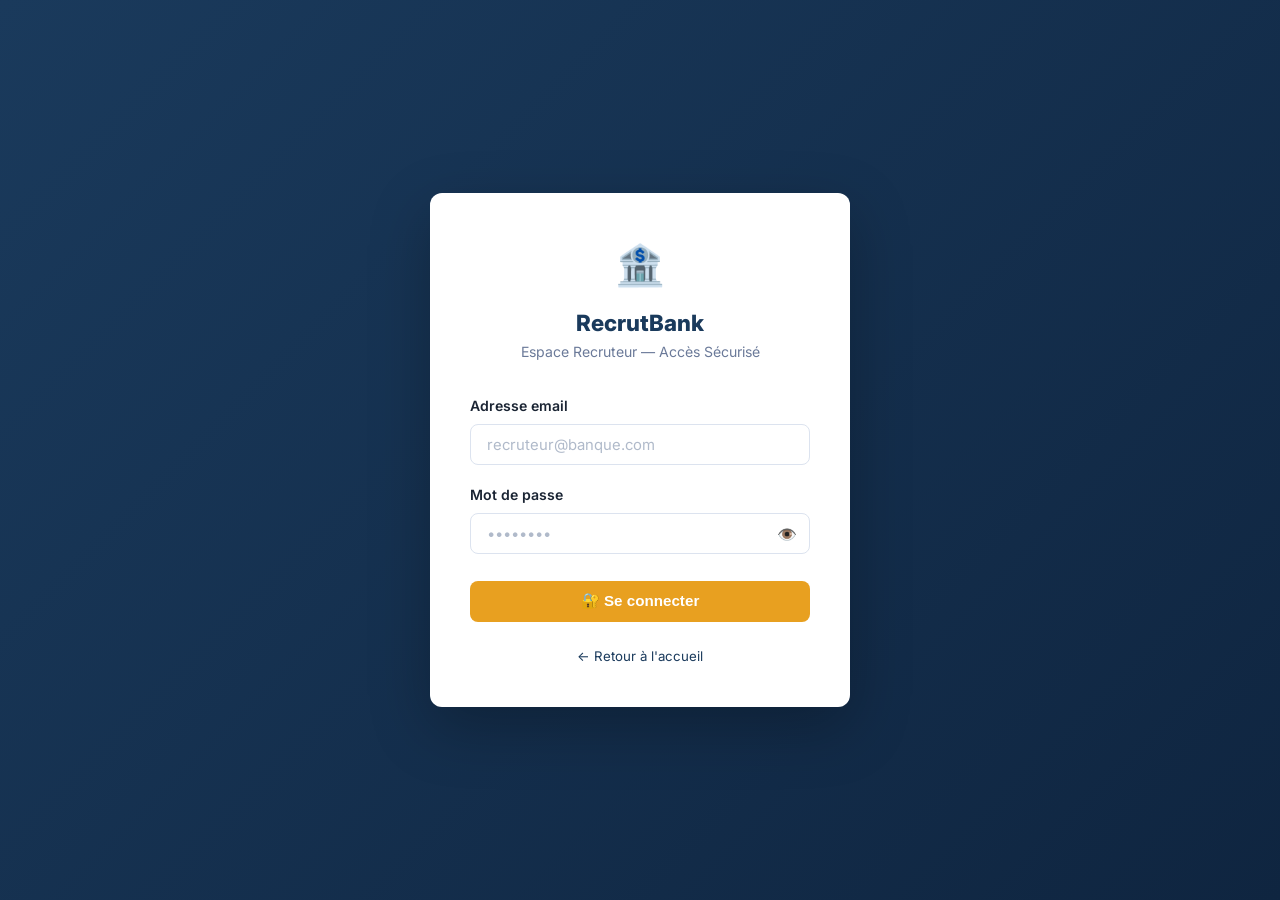
<file: dashboard-recruteur.html>
<!DOCTYPE html>
<html lang="fr">
<head>
<meta charset="UTF-8">
<meta name="viewport" content="width=device-width, initial-scale=1.0">
<title>Tableau de Bord – Recrutement | RecrutBank</title>
<style>
:root{--primary:#1a3a5c;--primary-hover:#152d47;--primary-light:#e8eef5;--success:#16a34a;--success-light:#dcfce7;--warning:#d97706;--warning-light:#fef3c7;--danger:#dc2626;--danger-light:#fee2e2;--info:#2563eb;--info-light:#dbeafe;--text:#1a2433;--text-secondary:#64748b;--text-muted:#94a3b8;--border:#e2e8f0;--bg-light:#f8fafc;--bg-white:#ffffff;--shadow-sm:0 1px 2px rgba(0,0,0,0.04);--shadow:0 2px 8px rgba(0,0,0,0.06);--shadow-lg:0 4px 16px rgba(0,0,0,0.08);--radius:8px;--radius-lg:12px}
*{box-sizing:border-box}body{margin:0;padding:0;font-family:-apple-system,BlinkMacSystemFont,'Segoe UI',Roboto,'Helvetica Neue',Arial,sans-serif;background:var(--bg-light);color:var(--text);font-size:14px;line-height:1.5;-webkit-font-smoothing:antialiased}
.navbar{background:var(--primary);color:white;padding:0 1.5rem;height:60px;display:flex;align-items:center;justify-content:space-between;box-shadow:var(--shadow);position:sticky;top:0;z-index:100}
.brand{display:flex;align-items:center;gap:0.75rem;font-size:1.1rem;font-weight:600}
.brand-icon{width:32px;height:32px;background:rgba(255,255,255,0.15);border-radius:8px;display:flex;align-items:center;justify-content:center;font-size:1.1rem}
.brand-text{display:flex;flex-direction:column;line-height:1.2}
.brand-text .tag{font-size:0.7rem;font-weight:400;opacity:0.7}
.nav-links{display:flex;align-items:center;gap:1rem;flex-wrap:wrap}
.nav-links a{color:rgba(255,255,255,0.8);text-decoration:none;font-size:0.85rem;transition:color 0.2s}
.nav-links a:hover{color:white}
.dash-layout{display:grid;grid-template-columns:240px 1fr;min-height:calc(100vh - 60px)}
.sidebar{background:var(--bg-white);border-right:1px solid var(--border);padding:1.5rem 0}
.sidebar-user{padding:0 1.25rem 1.5rem;border-bottom:1px solid var(--border);margin-bottom:1rem;display:flex;align-items:center;gap:0.75rem}
.avatar{width:40px;height:40px;border-radius:50%;background:var(--primary-light);color:var(--primary);display:flex;align-items:center;justify-content:center;font-weight:700;font-size:1rem;flex-shrink:0}
.u-name{font-weight:600;font-size:0.9rem;color:var(--text)}
.u-role{font-size:0.75rem;color:var(--text-muted)}
.sidebar nav{display:flex;flex-direction:column;gap:2px}
.sidebar nav a{display:flex;align-items:center;gap:0.75rem;padding:0.65rem 1.25rem;color:var(--text-secondary);text-decoration:none;font-size:0.88rem;font-weight:500;border-left:3px solid transparent;transition:all 0.15s}
.sidebar nav a:hover{background:var(--bg-light);color:var(--text)}
.sidebar nav a.active{background:var(--primary-light);color:var(--primary);border-left-color:var(--primary);font-weight:600}
.sidebar nav a .icon{font-size:1rem;width:20px;text-align:center}
.dash-main{padding:2rem;overflow-x:hidden}
.dash-title{font-size:1.5rem;font-weight:700;color:var(--text);margin:0 0 0.25rem 0}
.dash-subtitle{color:var(--text-muted);font-size:0.875rem;margin:0 0 1.5rem 0}
.page-header{display:flex;justify-content:space-between;align-items:flex-start;margin-bottom:1.5rem;flex-wrap:wrap;gap:1rem}
.card{background:var(--bg-white);border:1px solid var(--border);border-radius:var(--radius-lg);box-shadow:var(--shadow-sm);overflow:hidden}
.card-header{padding:1rem 1.25rem;border-bottom:1px solid var(--border);display:flex;justify-content:space-between;align-items:center}
.card-title{font-size:0.95rem;font-weight:600;color:var(--text);margin:0}
.card-body{padding:1.25rem}
.stats-grid{display:grid;grid-template-columns:repeat(auto-fit,minmax(180px,1fr));gap:1rem;margin-bottom:1.5rem}
.stat-card{background:var(--bg-white);border:1px solid var(--border);border-radius:var(--radius-lg);padding:1.25rem;box-shadow:var(--shadow-sm);position:relative;transition:transform 0.2s,box-shadow 0.2s}
.stat-card:hover{transform:translateY(-2px);box-shadow:var(--shadow)}
.stat-card::before{content:'';position:absolute;top:0;left:0;right:0;height:3px;background:var(--primary);border-radius:var(--radius-lg) var(--radius-lg) 0 0}
.stat-card.blue::before{background:var(--primary)}
.stat-card.amber::before{background:var(--warning)}
.stat-card.green::before{background:var(--success)}
.stat-card.red::before{background:var(--danger)}
.stat-card.purple::before{background:#7c3aed}
.stat-icon{width:36px;height:36px;border-radius:8px;display:flex;align-items:center;justify-content:center;font-size:1.1rem;margin-bottom:0.75rem}
.stat-card.blue .stat-icon{background:var(--primary-light);color:var(--primary)}
.stat-card.amber .stat-icon{background:var(--warning-light);color:var(--warning)}
.stat-card.green .stat-icon{background:var(--success-light);color:var(--success)}
.stat-card.red .stat-icon{background:var(--danger-light);color:var(--danger)}
.stat-card.purple .stat-icon{background:#ede9fe;color:#7c3aed}
.stat-value{font-size:1.75rem;font-weight:700;color:var(--text);line-height:1;margin-bottom:0.25rem}
.stat-label{font-size:0.8rem;color:var(--text-muted);font-weight:500;text-transform:uppercase;letter-spacing:0.3px}
.chart-grid{display:grid;grid-template-columns:1fr 1.5fr;gap:1rem;margin-bottom:1.5rem}
@media (max-width:992px){.chart-grid{grid-template-columns:1fr}}
.chart-box{background:var(--bg-white);border:1px solid var(--border);border-radius:var(--radius-lg);padding:1.25rem;box-shadow:var(--shadow-sm)}
.chart-box h4{margin:0 0 1rem 0;font-size:0.95rem;font-weight:600;color:var(--text)}
.donut-wrap{position:relative;width:180px;height:180px;margin:0 auto 1rem}
.donut-wrap svg{transform:rotate(-90deg)}
.donut-center{position:absolute;inset:0;display:flex;flex-direction:column;align-items:center;justify-content:center;pointer-events:none}
.donut-center .dn{font-size:1.75rem;font-weight:800;color:var(--text)}
.donut-center .dl{font-size:0.7rem;color:var(--text-muted);font-weight:600;text-transform:uppercase;letter-spacing:0.5px}
.chart-legend{display:flex;flex-wrap:wrap;gap:0.5rem 1rem;justify-content:center;font-size:0.78rem;color:var(--text-secondary)}
.legend-dot{display:inline-block;width:10px;height:10px;border-radius:50%;margin-right:0.3rem;vertical-align:middle}
.bar-chart{display:flex;flex-direction:column;gap:0.6rem}
.bar-row{display:flex;align-items:center;gap:0.7rem;font-size:0.78rem}
.bar-label{width:140px;min-width:140px;white-space:nowrap;overflow:hidden;text-overflow:ellipsis;font-weight:500;color:var(--text-secondary)}
.bar-track{flex:1;height:8px;background:var(--bg-light);border-radius:4px;overflow:hidden}
.bar-fill{height:100%;background:linear-gradient(90deg,var(--primary),#3b82f6);border-radius:4px;transition:width 0.5s}
.bar-val{width:30px;text-align:right;font-weight:700;color:var(--text);font-size:0.8rem}
.btn{display:inline-flex;align-items:center;justify-content:center;gap:0.4rem;padding:0.5rem 1rem;border:1px solid transparent;border-radius:6px;font-weight:500;font-size:0.85rem;cursor:pointer;transition:all 0.15s;text-decoration:none;white-space:nowrap;font-family:inherit}
.btn:hover{transform:translateY(-1px);box-shadow:var(--shadow-sm)}
.btn:active{transform:translateY(0)}
.btn-sm{padding:0.35rem 0.75rem;font-size:0.8rem}
.btn-primary{background:var(--primary);color:white}
.btn-primary:hover{background:var(--primary-hover)}
.btn-success{background:var(--success);color:white}
.btn-success:hover{background:#15803d}
.btn-warning{background:var(--warning);color:white}
.btn-warning:hover{background:#b45309}
.btn-danger{background:var(--danger);color:white}
.btn-danger:hover{background:#b91c1c}
.btn-info{background:var(--info);color:white}
.btn-info:hover{background:#1d4ed8}
.btn-outline{background:transparent;border:1px solid var(--border);color:var(--text-secondary)}
.btn-outline:hover{background:var(--bg-light);border-color:var(--text-muted);color:var(--text)}
.btn-ghost{background:transparent;color:var(--text-secondary);border:none}
.btn-ghost:hover{background:var(--bg-light);color:var(--text)}
.form-control{padding:0.5rem 0.75rem;border:1px solid var(--border);border-radius:6px;font-size:0.85rem;font-family:inherit;color:var(--text);background:var(--bg-white);transition:border-color 0.15s,box-shadow 0.15s}
.form-control:focus{outline:none;border-color:var(--primary);box-shadow:0 0 0 3px rgba(26,58,92,0.1)}
.form-control::placeholder{color:var(--text-muted)}
.form-group{margin-bottom:1rem}
.form-group label{display:block;font-size:0.8rem;font-weight:600;color:var(--text-secondary);margin-bottom:0.35rem;text-transform:uppercase;letter-spacing:0.3px}
.export-section{background:linear-gradient(135deg,#1e3a5c 0%,#2563eb 100%);color:white;padding:1.25rem 1.5rem;border-radius:var(--radius-lg);margin-bottom:1rem;box-shadow:var(--shadow);display:flex;align-items:center;justify-content:space-between;flex-wrap:wrap;gap:1rem}
.export-section h3{color:white;margin:0;font-size:1rem;font-weight:600;display:flex;align-items:center;gap:0.5rem}
.export-section .export-subtitle{color:rgba(255,255,255,0.8);font-size:0.8rem;margin:0.25rem 0 0 0;font-weight:400}
.export-controls{display:flex;align-items:center;gap:0.75rem;flex-wrap:wrap;flex:1;justify-content:flex-end}
.export-buttons{display:flex;gap:0.4rem;flex-wrap:wrap}
.export-btn{padding:0.5rem 0.9rem;border:none;border-radius:6px;font-weight:600;font-size:0.8rem;cursor:pointer;transition:all 0.15s;display:inline-flex;align-items:center;gap:0.35rem;background:rgba(255,255,255,0.15);color:white;backdrop-filter:blur(10px)}
.export-btn:hover{background:rgba(255,255,255,0.25);transform:translateY(-1px)}
.export-btn.solid{background:white;color:var(--primary)}
.export-btn.solid:hover{background:#f1f5f9}
.dossier-section{background:linear-gradient(135deg,#059669 0%,#10b981 100%);color:white;padding:1.25rem 1.5rem;border-radius:var(--radius-lg);margin-bottom:1rem;box-shadow:var(--shadow);display:flex;align-items:center;justify-content:space-between;flex-wrap:wrap;gap:1rem}
.dossier-section h3{color:white;margin:0;font-size:1rem;font-weight:600;display:flex;align-items:center;gap:0.5rem}
.dossier-section .dossier-subtitle{color:rgba(255,255,255,0.8);font-size:0.8rem;margin:0.25rem 0 0 0;font-weight:400}
.dossier-controls{display:flex;align-items:center;gap:0.75rem;flex-wrap:wrap;flex:1;justify-content:flex-end}
.reanalyze-section{background:linear-gradient(135deg,#d97706 0%,#f59e0b 100%);color:white;padding:1.25rem 1.5rem;border-radius:var(--radius-lg);margin-bottom:1rem;box-shadow:var(--shadow);display:flex;align-items:center;justify-content:space-between;flex-wrap:wrap;gap:1rem}
.reanalyze-section h3{color:white;margin:0;font-size:1rem;font-weight:600}
.reanalyze-section p{color:rgba(255,255,255,0.9);font-size:0.8rem;margin:0.25rem 0 0 0}
.reanalyze-controls{display:flex;align-items:center;gap:0.75rem;flex-wrap:wrap;flex:1;justify-content:flex-end}
.reanalyze-status{color:white;font-size:0.8rem;font-weight:600;padding:0.35rem 0.75rem;background:rgba(255,255,255,0.2);border-radius:6px;backdrop-filter:blur(10px)}
.reanalyze-progress-inline{margin-top:1rem;background:rgba(255,255,255,0.95);border-radius:8px;padding:1rem;width:100%;color:var(--text)}
.reanalyze-progress-inline .progress-header{display:flex;justify-content:space-between;margin-bottom:0.5rem;font-size:0.85rem;font-weight:600}
.progress-bar-bg{background:#e5e7eb;height:8px;border-radius:4px;overflow:hidden}
.progress-bar-fill{background:linear-gradient(90deg,#d97706,#16a34a);height:100%;width:0%;transition:width 0.5s;border-radius:4px}
.progress-detail{margin-top:0.5rem;font-size:0.75rem;color:var(--text-muted)}
.filter-bar{display:flex;gap:0.5rem;padding:1rem 1.25rem;border-bottom:1px solid var(--border);flex-wrap:wrap;align-items:center}
.filter-bar .form-control{min-width:140px}
.table-wrap{overflow-x:auto}
table{width:100%;border-collapse:collapse;font-size:0.85rem}
thead th{background:var(--bg-light);padding:0.75rem 1rem;text-align:left;font-weight:600;color:var(--text-secondary);font-size:0.75rem;text-transform:uppercase;letter-spacing:0.3px;border-bottom:1px solid var(--border);white-space:nowrap}
tbody td{padding:0.85rem 1rem;border-bottom:1px solid var(--border);vertical-align:middle}
tbody tr{transition:background 0.1s}
tbody tr:hover{background:var(--bg-light)}
tbody tr:last-child td{border-bottom:none}
.td-small{color:var(--text-muted);font-size:0.78rem}
.td-actions{display:flex;gap:0.3rem;flex-wrap:wrap}
.badge{display:inline-flex;align-items:center;padding:0.2rem 0.6rem;border-radius:12px;font-size:0.72rem;font-weight:600;white-space:nowrap}
.badge-pending{background:var(--warning-light);color:#92400e}
.badge-retained{background:var(--success-light);color:#166534}
.badge-rejected{background:var(--danger-light);color:#991b1b}
.badge-interview{background:var(--info-light);color:#1e40af}
.badge-eliminatoire{background:#7f1d1d;color:white}
.analysed-badge{display:inline-block;padding:0.1rem 0.5rem;border-radius:10px;font-size:0.6rem;font-weight:700;background:#7c3aed;color:white;letter-spacing:0.3px;text-transform:uppercase;margin-left:0.3rem}
.decision-badge{display:inline-block;padding:0.2rem 0.6rem;border-radius:4px;font-size:0.68rem;font-weight:600;max-width:200px;white-space:normal;word-break:break-word;line-height:1.2}
.decision-badge.green{background:#dcfce7;color:#166534;border:1px solid #bbf7d0}
.decision-badge.yellow{background:#fef3c7;color:#92400e;border:1px solid #fcd34d}
.decision-badge.red{background:#fee2e2;color:#991b1b;border:1px solid #fecaca}
.decision-badge.elim{background:#7f1d1d;color:white;border:1px solid #991b1b}
.empty-state{text-align:center;padding:3rem 1rem;color:var(--text-muted)}
.empty-icon{font-size:2.5rem;margin-bottom:0.5rem;opacity:0.4}
.modal-overlay{display:none;position:fixed;inset:0;background:rgba(15,23,42,0.6);backdrop-filter:blur(4px);z-index:1000;justify-content:center;align-items:center;padding:1rem}
.modal-overlay.open{display:flex}
.modal{background:var(--bg-white);border-radius:var(--radius-lg);box-shadow:0 20px 60px rgba(0,0,0,0.3);max-height:90vh;overflow:hidden;display:flex;flex-direction:column;animation:modalSlideIn 0.2s ease-out;max-width:950px;width:100%}
@keyframes modalSlideIn{from{opacity:0;transform:translateY(-20px)}to{opacity:1;transform:translateY(0)}}
.modal-header{padding:1.25rem 1.5rem;border-bottom:1px solid var(--border);display:flex;justify-content:space-between;align-items:center}
.modal-header h3{margin:0;font-size:1.1rem;font-weight:600;color:var(--text)}
.modal-close{background:none;border:none;font-size:1.5rem;color:var(--text-muted);cursor:pointer;padding:0;width:32px;height:32px;display:flex;align-items:center;justify-content:center;border-radius:6px;transition:all 0.15s}
.modal-close:hover{background:var(--bg-light);color:var(--text)}
.modal-body{padding:1.5rem;overflow-y:auto;flex:1}
.modal-footer{padding:1rem 1.5rem;border-top:1px solid var(--border);display:flex;gap:0.5rem;flex-wrap:wrap;justify-content:flex-end;background:var(--bg-light)}
.tabs{display:flex;gap:0;border-bottom:1px solid var(--border);margin-bottom:1.25rem;flex-wrap:wrap}
.tab-btn{background:none;border:none;padding:0.65rem 1.25rem;font-size:0.85rem;font-weight:500;color:var(--text-muted);cursor:pointer;border-bottom:2px solid transparent;margin-bottom:-1px;transition:all 0.15s;font-family:inherit}
.tab-btn:hover{color:var(--text)}
.tab-btn.active{color:var(--primary);border-bottom-color:var(--primary);font-weight:600}
.tab-content{display:none}
.tab-content.active{display:block}
.readonly-badge{display:inline-flex;align-items:center;gap:0.25rem;background:var(--bg-light);color:var(--text-muted);font-size:0.7rem;font-weight:600;padding:0.15rem 0.5rem;border-radius:4px;margin-left:0.5rem;border:1px solid var(--border);text-transform:uppercase;letter-spacing:0.3px}
.readonly-badge::before{content:"🔒";font-size:0.7rem}
.analyse-section{margin-bottom:1rem}
.analyse-header{display:flex;align-items:center;gap:0.5rem;font-weight:600;font-size:0.82rem;padding:0.4rem 0.75rem;border-radius:6px;margin-bottom:0.4rem;border-left:3px solid}
.analyse-item{display:flex;align-items:center;gap:0.55rem;padding:0.5rem 0.75rem;font-size:0.83rem;border-radius:4px;background:var(--bg-white);border:1px solid transparent;transition:all 0.12s;margin-bottom:0.25rem}
.analyse-item.checked{background:var(--success-light);border-color:#bbf7d0}
.analyse-item.not-checked{background:var(--danger-light);border-color:#fecaca}
.analyse-item input{margin:0;cursor:not-allowed;opacity:0.5;width:16px;height:16px}
.analyse-item .status-icon{margin-left:auto;font-weight:700;font-size:1.1rem}
.analyse-item.checked .status-icon{color:var(--success)}
.analyse-item.not-checked .status-icon{color:var(--danger)}
.score-breakdown{background:var(--bg-light);border:1px solid var(--border);border-radius:8px;padding:1rem;margin:0.8rem 0;font-size:0.82rem}
.sb-row{display:flex;justify-content:space-between;padding:0.3rem 0;border-bottom:1px dashed var(--border)}
.sb-row:last-child{border-bottom:none;font-weight:700;color:var(--primary);font-size:0.9rem;padding-top:0.5rem}
.sb-label{color:var(--text-secondary)}
.sb-val{font-weight:600}
.sb-val.elim{color:var(--danger)}
.sb-val.ok{color:var(--success)}
.bloc-alert{padding:0.75rem 1rem;border-radius:6px;margin:0.5rem 0;font-size:0.82rem;display:flex;align-items:flex-start;gap:0.5rem;border-left:4px solid}
.bloc-alert.elim{background:var(--danger-light);border-color:var(--danger);color:#991b1b}
.bloc-alert.attn{background:var(--warning-light);border-color:var(--warning);color:#92400e}
.bloc-alert.signal{background:var(--success-light);border-color:var(--success);color:#166534}
.bloc-alert.analyse-info{background:var(--info-light);border-color:var(--info);color:#1e40af}
.bloc-alert strong{display:block;margin-bottom:0.2rem;font-size:0.85rem}
.star-btn{background:none;border:none;font-size:1.3rem;cursor:default;padding:0 2px;line-height:1}
.star-btn:disabled{opacity:0.7}
.email-preview{background:var(--bg-light);border:1px solid var(--border);border-radius:8px;padding:1rem}
.ep-field{margin-bottom:0.4rem;font-size:0.84rem}
.ep-label{font-weight:700;color:var(--text-muted);font-size:0.72rem;text-transform:uppercase;letter-spacing:0.4px;margin-right:0.4rem}
.ep-body-area{width:100%;margin-top:0.8rem;padding:0.75rem;border:1px solid var(--border);border-radius:6px;font-family:inherit;font-size:0.85rem;min-height:200px;resize:vertical;background:var(--bg-white);line-height:1.6;box-sizing:border-box}
.alert-info{background:var(--info-light);color:#1e40af;border:1px solid #bfdbfe;padding:0.75rem 1rem;border-radius:6px;font-size:0.85rem;margin-bottom:1rem}
.floating-progress{position:fixed;bottom:24px;right:24px;width:340px;background:var(--bg-white);border:1px solid var(--border);border-radius:var(--radius-lg);box-shadow:0 10px 25px rgba(0,0,0,0.12);padding:1.25rem;z-index:1500;display:none;animation:slideUp 0.3s ease-out;border-left:4px solid var(--warning);transition:all 0.3s ease}
.floating-progress.active{display:block}
.floating-progress.completed{border-left-color:var(--success)}
.floating-progress-header{display:flex;justify-content:space-between;align-items:center;margin-bottom:0.75rem;font-size:0.9rem;font-weight:600;color:var(--text)}
.floating-progress-header .icon{margin-right:0.5rem;display:inline-block;animation:spin 2s linear infinite}
.floating-progress.completed .floating-progress-header .icon{animation:none}
@keyframes spin{100%{transform:rotate(360deg)}}
.floating-progress .progress-bar-bg{background:#e5e7eb;height:8px;border-radius:4px;overflow:hidden;margin-bottom:0.5rem}
.floating-progress .progress-bar-fill{background:linear-gradient(90deg,#d97706,#f59e0b);height:100%;width:0%;transition:width 0.5s ease;border-radius:4px}
.floating-progress.completed .progress-bar-fill{background:linear-gradient(90deg,#16a34a,#22c55e)}
.floating-progress .progress-detail{font-size:0.78rem;color:var(--text-muted);line-height:1.4}
@keyframes slideUp{from{opacity:0;transform:translateY(20px)}to{opacity:1;transform:translateY(0)}}
#reanalyze-status-badge{display:none;padding:4px 12px;border-radius:20px;font-size:0.8rem;font-weight:600;margin-left:10px;white-space:nowrap;background:#fef3cd;color:#856404}
.toast-container{position:fixed;bottom:1.5rem;right:1.5rem;z-index:2000;display:flex;flex-direction:column;gap:0.5rem}
.toast{background:var(--bg-white);border-left:4px solid var(--primary);padding:0.85rem 1.25rem;border-radius:6px;box-shadow:0 10px 30px rgba(0,0,0,0.15);min-width:280px;max-width:400px;animation:toastSlideIn 0.3s ease-out;font-size:0.88rem}
.toast.success{border-left-color:var(--success)}
.toast.error{border-left-color:var(--danger)}
.toast.info{border-left-color:var(--info)}
@keyframes toastSlideIn{from{opacity:0;transform:translateX(20px)}to{opacity:1;transform:translateX(0)}}
.reject-alert{background:#fee2e2;border:2px solid #dc2626;border-radius:8px;padding:1rem 1.25rem;margin-bottom:1rem;display:none}
.reject-alert.visible{display:block}
.reject-alert .alert-title{color:#991b1b;font-size:1rem;font-weight:700;margin-bottom:0.5rem;display:flex;align-items:center;gap:0.5rem}
.reject-alert .alert-title .icon{font-size:1.3rem}
.reject-alert .alert-body{color:#7f1d1d;font-size:0.9rem;line-height:1.6}
.reject-alert .alert-body ul{margin:0.5rem 0 0 1.5rem;padding:0}
.reject-alert .alert-body li{margin-bottom:0.25rem}
.reject-alert .alert-body .reason{font-weight:600;color:#b91c1c}
.reject-alert .score-conserve{margin-top:0.5rem;padding:0.5rem 0.75rem;background:#fef3c7;border-radius:4px;font-weight:600;color:#92400e;border:1px solid #fcd34d}
.business-rules-banner{background:#f0fdf4;border:2px solid #16a34a;border-radius:8px;padding:0.75rem 1rem;margin-bottom:1rem;display:flex;align-items:center;gap:0.75rem;flex-wrap:wrap}
.business-rules-banner .br-icon{font-size:1.2rem}
.business-rules-banner .br-text{color:#14532d;font-size:0.82rem;font-weight:500;flex:1}
.business-rules-banner .br-badge{background:#16a34a;color:white;padding:0.15rem 0.6rem;border-radius:12px;font-size:0.65rem;font-weight:700;text-transform:uppercase;letter-spacing:0.3px}
.profile-tag{display:inline-block;padding:0.15rem 0.6rem;border-radius:12px;font-size:0.65rem;font-weight:700;text-transform:uppercase;letter-spacing:0.3px;margin-right:0.3rem}
.profile-tag.chef{background:#1e3a5c;color:white}
.profile-tag.gestionnaire{background:#7c3aed;color:white}
.profile-tag.corporate{background:#059669;color:white}
.modal-body-grid{display:grid;grid-template-columns:1fr 1fr;gap:1rem}
.decision-detail{font-size:0.78rem;color:var(--text-secondary);margin-top:0.2rem;line-height:1.4}
.decision-detail .label{font-weight:600;color:var(--text-muted);font-size:0.65rem;text-transform:uppercase;letter-spacing:0.3px}
.analysed-tag{display:inline-flex;align-items:center;gap:0.3rem;background:#ede9fe;color:#5b21b6;padding:0.15rem 0.5rem;border-radius:10px;font-size:0.6rem;font-weight:700;text-transform:uppercase;letter-spacing:0.3px;border:1px solid #c4b5fd}
.analysed-tag::before{content:"🧠"}
.elim-flags-list{margin:0.3rem 0 0 0;padding-left:1.2rem}
.elim-flags-list li{font-size:0.78rem;color:#991b1b;margin-bottom:0.15rem}
.poste-score-max{display:inline-block;padding:0.1rem 0.4rem;background:var(--bg-light);border-radius:4px;font-size:0.65rem;color:var(--text-muted);font-weight:600;margin-left:0.3rem}
.decision-box{background:linear-gradient(135deg,#f0f4ff 0%,#e8eef5 100%);border:1px solid #c4b5fd;border-radius:8px;padding:1rem;margin-bottom:1rem}
.decision-box .title{font-size:0.75rem;font-weight:700;color:#5b21b6;text-transform:uppercase;letter-spacing:0.5px;display:flex;align-items:center;gap:0.5rem;margin-bottom:0.5rem}
.decision-box .title::before{content:"🧠"}
.decision-box .decision-text{font-size:1.05rem;font-weight:700;color:var(--text);margin-bottom:0.3rem}
.decision-box .decision-motif{font-size:0.85rem;color:var(--text-secondary);line-height:1.6;white-space:pre-wrap}
.decision-box .decision-motif .highlight{color:var(--primary);font-weight:600}
.decision-box .decision-motif .danger{color:var(--danger);font-weight:600}
.decision-box .decision-motif .success{color:var(--success);font-weight:600}
.decision-box .decision-motif .warning{color:var(--warning);font-weight:600}
.motif-section{margin-top:0.5rem}
.motif-section .motif-item{display:flex;align-items:flex-start;gap:0.5rem;padding:0.3rem 0;font-size:0.82rem;border-bottom:1px dashed var(--border);color:var(--text-secondary)}
.motif-section .motif-item:last-child{border-bottom:none}
.motif-section .motif-icon{font-size:1rem;flex-shrink:0;margin-top:0.1rem}
@media (max-width:768px){.modal-body-grid{grid-template-columns:1fr}}
@media (max-width:992px){.dash-layout{grid-template-columns:1fr}.sidebar{display:none}.dash-main{padding:1rem}.export-section,.dossier-section,.reanalyze-section{flex-direction:column;align-items:stretch}.export-controls,.dossier-controls,.reanalyze-controls{justify-content:flex-start;width:100%}.export-buttons{width:100%}.export-btn{flex:1}.floating-progress{width:calc(100% - 2rem);left:1rem;right:1rem;bottom:1rem}}
@media (max-width:576px){.export-buttons{flex-direction:column}.export-btn{width:100%}.td-actions{flex-direction:column}.td-actions .btn{width:100%}.stats-grid{grid-template-columns:repeat(2,1fr)}.filter-bar .form-control{min-width:100%}}
</style>
</head>
<body>
<nav class="navbar">
<div class="brand"><div class="brand-icon">🏦</div><div class="brand-text"><span>RecrutBank</span><span class="tag">Espace Recruteur</span></div></div>
<div class="nav-links"><span id="nav-nom" style="color:rgba(255,255,255,.8);font-size:.85rem"></span><span id="reanalyze-status-badge"></span><a href="index.html">Accueil</a><button class="btn btn-sm" style="background:rgba(255,255,255,0.15);color:white;border:1px solid rgba(255,255,255,0.2);" onclick="logout()">Déconnexion</button></div>
</nav>
<div class="dash-layout">
<aside class="sidebar">
<div class="sidebar-user"><div class="avatar" id="sidebar-avatar">R</div><div><div class="u-name" id="sidebar-nom">Recruteur</div><div class="u-role">Responsable RH</div></div></div>
<nav><a href="#" id="nav-overview" class="active" onclick="showSection('overview',this);return false;"><span class="icon">📊</span> Vue d'ensemble</a><a href="#" id="nav-candidats" onclick="showSection('candidats',this);return false;"><span class="icon">👥</span> Candidats</a></nav>
</aside>
<main class="dash-main">
<div id="section-overview">
<div class="page-header"><div><h1 class="dash-title">Vue d'ensemble</h1><p class="dash-subtitle">Synthèse des candidatures et indicateurs clés — <span class="analysed-tag">Analyse automatique</span></p></div><button class="btn btn-primary btn-sm" onclick="refreshAll()">🔄 Actualiser</button></div>
<div class="stats-grid">
<div class="stat-card blue"><div class="stat-icon">👥</div><div class="stat-value" id="s-total">–</div><div class="stat-label">Candidatures</div></div>
<div class="stat-card amber"><div class="stat-icon">⏳</div><div class="stat-value" id="s-attente">–</div><div class="stat-label">En attente</div></div>
<div class="stat-card green"><div class="stat-icon">✓</div><div class="stat-value" id="s-retenu">–</div><div class="stat-label">Retenus</div></div>
<div class="stat-card red"><div class="stat-icon">✕</div><div class="stat-value" id="s-rejete">–</div><div class="stat-label">Rejetés</div></div>
<div class="stat-card purple"><div class="stat-icon">📅</div><div class="stat-value" id="s-entretien">–</div><div class="stat-label">Entretiens</div></div>
</div>
<div class="chart-grid">
<div class="chart-box"><h4>Répartition par statut</h4><div class="donut-wrap"><svg id="donut-svg" viewBox="0 0 36 36" width="180" height="180"><circle cx="18" cy="18" r="15.915" fill="none" stroke="#e8edf5" stroke-width="3.5"/><circle id="arc-attente" cx="18" cy="18" r="15.915" fill="none" stroke="#d97706" stroke-width="3.5" stroke-dasharray="0 100" stroke-dashoffset="25"/><circle id="arc-retenu" cx="18" cy="18" r="15.915" fill="none" stroke="#16a34a" stroke-width="3.5" stroke-dasharray="0 100" stroke-dashoffset="25"/><circle id="arc-entretien" cx="18" cy="18" r="15.915" fill="none" stroke="#2563eb" stroke-width="3.5" stroke-dasharray="0 100" stroke-dashoffset="25"/><circle id="arc-rejete" cx="18" cy="18" r="15.915" fill="none" stroke="#dc2626" stroke-width="3.5" stroke-dasharray="0 100" stroke-dashoffset="25"/></svg><div class="donut-center"><span class="dn" id="donut-total">0</span><span class="dl">total</span></div></div><div class="chart-legend"><span><span class="legend-dot" style="background:#d97706"></span>En attente</span><span><span class="legend-dot" style="background:#16a34a"></span>Retenu</span><span><span class="legend-dot" style="background:#2563eb"></span>Entretien</span><span><span class="legend-dot" style="background:#dc2626"></span>Rejeté</span></div></div>
<div class="chart-box"><h4>Candidatures par poste</h4><div class="bar-chart" id="bar-chart"><div class="empty-state"><p>Chargement...</p></div></div></div>
</div>
<div class="export-section"><div><h3>📊 Exporter les rapports</h3><p class="export-subtitle">Téléchargez les données au format de votre choix avec filtres</p></div><div class="export-controls"><select id="export-poste-select" class="form-control" style="background:white;max-width:200px;"><option value="">Tous les postes</option></select><select id="export-statut-select" class="form-control" style="background:white;max-width:160px;"><option value="">Tous statuts</option><option value="en_attente">En attente</option><option value="retenu">Retenu</option><option value="entretien">Entretien</option><option value="rejete">Rejeté</option></select><input type="date" id="export-date-start" class="form-control" style="background:white;max-width:150px;" title="Date de début"><input type="date" id="export-date-end" class="form-control" style="background:white;max-width:150px;" title="Date de fin"><input type="number" id="export-min-score" class="form-control" style="background:white;max-width:80px;" placeholder="Score min" title="Score minimum"><div class="export-buttons"><button class="export-btn solid" onclick="exportReport('excel')">📊 Excel</button><button class="export-btn solid" onclick="exportReport('csv')">📄 CSV</button><button class="export-btn solid" onclick="exportReport('pdf')">📕 PDF</button><button class="export-btn solid" onclick="exportReport('word')">📝 Word</button></div></div></div>
<div class="dossier-section"><div><h3>📁 Dossiers candidats</h3><p class="dossier-subtitle">Téléchargez les pièces jointes (CV, lettres, certificats) par poste et période</p></div><div class="dossier-controls"><select id="dossier-poste-select" class="form-control" style="background:white;max-width:200px;"><option value="">Tous les postes</option></select><input type="date" id="dossier-date-start" class="form-control" style="background:white;max-width:150px;" title="Date de début"><input type="date" id="dossier-date-end" class="form-control" style="background:white;max-width:150px;" title="Date de fin"><button class="export-btn solid" onclick="downloadAllDossiers()" style="background:white;color:#059669;">📦 Télécharger ZIP</button></div></div>
<div class="reanalyze-section"><div style="flex:1;min-width:200px"><h3>🔄 Réanalyse des postes actifs</h3><p id="reanalyze-info-text">Relance l'analyse automatique uniquement pour les postes ouverts au recrutement</p></div><div class="reanalyze-controls"><select id="reanalyze-poste-select" class="form-control" style="background:rgba(255,255,255,0.95);max-width:220px;"><option value="">Tous les postes actifs</option></select><button class="export-btn solid" style="color:#d97706;" onclick="triggerManualReanalyze()">🚀 Lancer la réanalyse</button><span id="reanalyze-status" class="reanalyze-status" style="display:none;"></span></div><div id="reanalyze-progress-inline" class="reanalyze-progress-inline" style="display:none;"><div class="progress-header"><span id="reanalyze-progress-text">Analyse en cours...</span><span id="reanalyze-progress-count">0/0</span></div><div class="progress-bar-bg"><div id="reanalyze-progress-bar" class="progress-bar-fill"></div></div><div id="reanalyze-status-detail" class="progress-detail"></div></div></div>
<div class="card" style="margin-top:1.5rem"><div class="card-header"><h3 class="card-title">📋 Dernières candidatures <span class="analysed-tag">Analyse automatique</span></h3><button class="btn btn-ghost btn-sm" onclick="showSection('candidats', document.getElementById('nav-candidats'))">Voir tout →</button></div><div id="recent-table"><div class="empty-state"><div class="empty-icon">⏳</div><p>Chargement...</p></div></div></div>
</div>
<div id="section-candidats" style="display:none">
<div class="page-header"><div><h1 class="dash-title">Gestion des Candidats</h1><p class="dash-subtitle">Consultez, évaluez et gérez les dossiers de candidature — <span class="analysed-tag">Analyse automatique</span></p></div></div>
<div class="card"><div class="filter-bar"><input class="form-control" id="f-search" placeholder="🔍 Rechercher..." oninput="applyFiltersDebounced()" style="min-width:180px;"><select class="form-control" id="f-poste" onchange="applyFilters()"><option value="">Tous les postes</option></select><select class="form-control" id="f-statut" onchange="applyFilters()"><option value="">Tous statuts</option><option value="en_attente">En attente</option><option value="retenu">Retenu</option><option value="entretien">Entretien</option><option value="rejete">Rejeté</option></select><input class="form-control" id="f-date-start" type="date" onchange="applyFilters()" style="max-width:150px;" title="Date début"><input class="form-control" id="f-date-end" type="date" onchange="applyFilters()" style="max-width:150px;" title="Date fin"><input class="form-control" id="f-min-score" type="number" placeholder="Score min" onchange="applyFilters()" style="max-width:100px;"><button class="btn btn-primary btn-sm" onclick="fetchCandidats()">🔄 Actualiser</button></div><div class="table-wrap"><table><thead><tr><th>Candidat</th><th>Poste</th><th>Date</th><th>Statut / Motif</th><th>Score</th><th>Fichiers</th><th>Actions</th></tr></thead><tbody id="candidats-tbody"><tr><td colspan="7" style="text-align:center;padding:2rem;color:var(--text-muted)">Chargement...</td></tr></tbody></table></div></div>
</div>
</main>
</div>
<div class="modal-overlay" id="modal-candidat"><div class="modal"><div class="modal-header"><h3 id="modal-title">Dossier <span class="readonly-badge">Analyse</span></h3><button class="modal-close" onclick="closeModal()">×</button></div><div class="modal-body">
<div id="modal-infos" style="display:grid;grid-template-columns:1fr 1fr;gap:.7rem 1.4rem;margin-bottom:1.1rem;font-size:.87rem"></div>
<div id="modal-fichiers" style="display:flex;gap:.5rem;flex-wrap:wrap;margin-bottom:1.3rem"></div>

<!-- SECTION DECISION -->
<div id="modal-decision-summary" style="margin-bottom:1rem;padding:0.75rem 1rem;background:var(--bg-light);border-radius:6px;border-left:4px solid var(--primary)">
<div style="font-size:0.75rem;font-weight:600;color:var(--text-muted);text-transform:uppercase;letter-spacing:0.3px;display:flex;align-items:center;gap:0.5rem">
    <span>🧠 Décision</span>
    <span class="analysed-badge" style="font-size:0.55rem;">Automatique</span>
</div>
<div id="modal-decision-text" style="font-weight:600;font-size:1rem"></div>
<div id="modal-decision-motif" style="font-size:0.85rem;color:var(--text-secondary);margin-top:0.3rem;white-space:pre-wrap;line-height:1.6"></div>
</div>

<!-- SECTION EVALUATION -->
<div id="tab-eval">
<div class="form-group" style="margin-bottom:1rem"><label>Score <span class="readonly-badge" style="font-size:.65rem">calculé</span></label><div id="stars-row" style="display:flex;gap:0;margin-top:.3rem"></div></div>

<!-- Détail des sous-scores -->
<div id="analyse-resume" style="margin:1rem 0;padding:1rem;background:var(--bg-light);border-radius:8px;border:1px solid var(--border)">
    <h4 style="margin:0 0 .5rem 0;font-size:.95rem;display:flex;align-items:center;gap:.4rem">📊 Détail de l'analyse <span class="readonly-badge" style="font-size:.65rem;padding:.1rem .4rem">Automatique</span></h4>
    <div id="analyse-content"></div>
</div>

<!-- Motifs détaillés de la décision -->
<div id="decision-motifs-detail" style="margin:1rem 0;padding:1rem;background:var(--bg-white);border:1px solid var(--border);border-radius:8px;">
    <h4 style="margin:0 0 .5rem 0;font-size:.95rem;display:flex;align-items:center;gap:.4rem">📋 Motifs détaillés de la décision</h4>
    <div id="motifs-content" style="font-size:0.85rem;color:var(--text-secondary);line-height:1.7;"></div>
</div>

<div class="form-group"><label>Notes internes</label><textarea class="form-control" id="modal-note" style="min-height:90px" placeholder="Observations, points forts, réserves..."></textarea></div>
</div>

<!-- Rejet alert -->
<div id="reject-alert" class="reject-alert"><div class="alert-title"><span class="icon">🚫</span> CANDIDAT REJETÉ</div><div class="alert-body" id="reject-reasons"></div></div>
</div>
<div class="modal-footer"><button class="btn btn-success btn-sm" onclick="updateStatut('retenu')">✅ Retenir</button><button class="btn btn-warning btn-sm" onclick="updateStatut('entretien')">📅 Entretien</button><button class="btn btn-danger btn-sm" onclick="updateStatut('rejete')">❌ Rejeter</button><button class="btn btn-info btn-sm" onclick="openEmailModal()">✉️ Email</button><button class="btn btn-info btn-sm" onclick="reanalyzeOne()">🔄 Réanalyser</button><button class="btn btn-danger btn-sm" onclick="deleteCandidat()">🗑️ Supprimer</button><button class="btn btn-ghost btn-sm" onclick="closeModal()">Fermer</button></div></div></div>

<div class="modal-overlay" id="modal-email"><div class="modal" style="max-width:600px"><div class="modal-header"><h3>✉️ Préparer l'Email</h3><button class="modal-close" onclick="document.getElementById('modal-email').classList.remove('open')">×</button></div><div class="modal-body"><div class="alert-info">Copiez cet email ou ouvrez-le dans votre client de messagerie.</div><div class="form-group"><label>Type de message</label><select class="form-control" id="email-type" onchange="buildEmail()" style="width:100%"><optgroup label="Postes scoring /14 (Chef Division & Data Analyst)"><option value="🥇 Entretien prioritaire">Entretien prioritaire (11-14/14)</option><option value="🥈 Potentiel">Potentiel à évaluer (7-10/14)</option><option value="❌ Rejet">Rejet (<7/14)</option></optgroup><optgroup label="Postes scoring /12 (Compensation & Admin Crédit)"><option value="🥇 Entretien prioritaire">Entretien prioritaire (10-12/12)</option><option value="🥈 Entretien si besoin (vivier)">Vivier de réserve (7-9/12)</option><option value="❌ Rejet">Rejet (<7/12)</option></optgroup><optgroup label="Postes scoring /100"><option value="Shortlist">Shortlist - Prioritaire</option><option value="À considérer">À considérer</option><option value="Faible">Faible</option><option value="Rejet">Rejet</option></optgroup><optgroup label="Postes classiques (/10)"><option value="retenu">Candidature retenue</option><option value="entretien">Convocation entretien</option><option value="rejete">Email de refus</option></optgroup></select></div><div class="email-preview"><div class="ep-field"><span class="ep-label">À :</span><span id="ep-to">–</span></div><div class="ep-field"><span class="ep-label">Objet :</span><span id="ep-subject">–</span></div><textarea class="ep-body-area" id="ep-body"></textarea></div></div><div class="modal-footer"><button class="btn btn-primary btn-sm" onclick="copyEmail()">📋 Copier</button><button class="btn btn-info btn-sm" onclick="openMailClient()">📧 Ouvrir dans Mail</button><button class="btn btn-ghost btn-sm" onclick="document.getElementById('modal-email').classList.remove('open')">Fermer</button></div></div></div>

<div id="floating-progress" class="floating-progress"><div class="floating-progress-header"><span><span class="icon">🔄</span> <span id="floating-progress-title">Réanalyse en cours...</span></span><span id="floating-progress-count">0/0</span></div><div class="progress-bar-bg"><div id="floating-progress-bar" class="progress-bar-fill"></div></div><div id="floating-progress-detail" class="progress-detail">Préparation...</div></div>
<div class="toast-container" id="toast-container"></div>

<script>
var API=window.location.hostname==="localhost"?"http://localhost:5000/api":"https://backend1-fiq5.onrender.com/api";
var jwtToken=localStorage.getItem('rh_token');
var allCandidats=[];
var currentC=null;
var reanalyzePollingInterval=null;
var postesActifs=[];
var zipJobId=null;
var zipPollingInterval=null;
var filterTimeout=null;

if(!jwtToken){window.location.href='login.html';}
var nomRH=localStorage.getItem('rh_nom')||'Recruteur';
document.getElementById('nav-nom').textContent=nomRH;
document.getElementById('sidebar-nom').textContent=nomRH;
document.getElementById('sidebar-avatar').textContent=nomRH.charAt(0).toUpperCase();

function logout(){localStorage.clear();window.location.href='login.html';}
function authH(){return{'Authorization':'Bearer '+jwtToken,'Content-Type':'application/json'};}

function showToast(message,type){
    var container=document.getElementById('toast-container');
    if(!container)return;
    var icons={success:'✅',error:'❌',info:'ℹ️',warning:'⚠️'};
    var toast=document.createElement('div');
    toast.className='toast '+(type||'info');
    toast.innerHTML=(icons[type]||'ℹ️')+' '+message;
    container.appendChild(toast);
    setTimeout(function(){toast.remove();},3500);
}

function parseJSONField(raw){
    if(!raw)return null;
    try{return typeof raw==='string'?JSON.parse(raw):raw;}catch(e){return null;}
}

function fmtDate(iso){
    if(!iso)return'–';
    try{return new Date(iso).toLocaleDateString('fr-FR',{day:'2-digit',month:'short',year:'numeric'});}catch{return'–';}
}

function escHtml(s){
    return String(s).replace(/&/g,'&amp;').replace(/</g,'&lt;').replace(/>/g,'&gt;');
}

function getScoreMax(poste){
    if(!poste)return 10;
    var chefDivision = ["Chef de Division Local Corporate"];
    var dataAnalyst = ["Data Analyst Finance"];
    var scoring12 = ["Chef de Section Compensation","Chargé(e) d'Administration de Crédit"];
    var scoring100 = ["Auditeur interne","Chef service contrôle des engagements","Chef service IT (maintenance/support)","Chef service finance","Chef service risques de marché","Chef service reporting réglementaire"];
    if(chefDivision.indexOf(poste)!==-1 || dataAnalyst.indexOf(poste)!==-1)return 14;
    if(scoring12.indexOf(poste)!==-1)return 12;
    if(scoring100.indexOf(poste)!==-1)return 100;
    return 10;
}

function getDecisionFromScoreAndFlags(score, flags_elim){
    var s=parseInt(score)||0;
    var hasFlags = flags_elim && Array.isArray(flags_elim) && flags_elim.length > 0;
    if(hasFlags){
        return "Rejet - Critere(s) eliminatoire(s) non satisfait(s)";
    }
    if(s >= 11){
        return "Entretien prioritaire";
    } else if(s >= 7){
        return "Potentiel a evaluer en entretien";
    } else {
        return "Rejet";
    }
}

function getDisplayStatus(candidat){
    var statut = candidat.statut || 'en_attente';
    var flags = candidat.flags_eliminatoires_parsed || [];
    var score = parseInt(candidat.score) || 0;
    if(statut === "rejete" || statut === "Rejete" || statut === "exclu" || statut === "Exclu"){
        return "rejete";
    }
    if(statut === "retenu" || statut === "Retenu"){
        return "retenu";
    }
    if(statut === "entretien" || statut === "Entretien"){
        return "entretien";
    }
    var hasElim = flags && flags.length > 0;
    if(hasElim){
        return "rejete";
    }
    var scoreMax = getScoreMax(candidat.poste);
    var seuilPrioritaire = scoreMax >= 14 ? 11 : (scoreMax >= 12 ? 10 : 8);
    var seuilPotentiel = scoreMax >= 14 ? 7 : (scoreMax >= 12 ? 7 : 5);
    if(score >= seuilPrioritaire){
        return "retenu";
    } else if(score >= seuilPotentiel){
        return "entretien";
    } else {
        return "rejete";
    }
}

function getDecisionMotifDetailed(candidat){
    var flags = candidat.flags_eliminatoires_parsed || [];
    var details = candidat.analyse_details_parsed || {};
    var sb = candidat.score_breakdown_parsed || {};
    var score = parseInt(candidat.score) || 0;
    var scoreMax = getScoreMax(candidat.poste);
    
    var motifs = [];
    var pointsForts = details.points_forts || sb.points_forts || [];
    var pointsVigilance = details.points_vigilance || sb.points_vigilance || [];
    var synthese = details.synthese_recruteur || '';
    
    // 1. Si des critères éliminatoires sont non satisfaits
    if(flags && flags.length > 0){
        motifs.push({icon:"🚫", text:"CRITÈRES ÉLIMINATOIRES NON SATISFAITS", type:"danger"});
        for(var i=0;i<flags.length;i++){
            motifs.push({icon:"•", text:flags[i], type:"danger"});
        }
        motifs.push({icon:"ℹ️", text:"Le score de "+score+"/"+scoreMax+" est conservé mais le candidat est rejeté automatiquement.", type:"info"});
        return motifs;
    }
    
    // 2. Synthèse si disponible
    if(synthese){
        motifs.push({icon:"📝", text:synthese, type:"info"});
    }
    
    // 3. Seuils de score
    var seuilPrioritaire = scoreMax >= 14 ? 11 : (scoreMax >= 12 ? 10 : 8);
    var seuilPotentiel = scoreMax >= 14 ? 7 : (scoreMax >= 12 ? 7 : 5);
    
    if(score >= seuilPrioritaire){
        motifs.push({icon:"✅", text:"Score de "+score+"/"+scoreMax+" - Entretien prioritaire recommandé", type:"success"});
        if(pointsForts && pointsForts.length > 0){
            motifs.push({icon:"⭐", text:"Points forts identifiés:", type:"success"});
            for(var i=0;i<Math.min(pointsForts.length,4);i++){
                motifs.push({icon:"  •", text:pointsForts[i], type:"success"});
            }
            if(pointsForts.length > 4){
                motifs.push({icon:"  •", text:"+"+(pointsForts.length-4)+" autre(s) point(s) fort(s)", type:"info"});
            }
        }
        if(pointsVigilance && pointsVigilance.length > 0){
            motifs.push({icon:"⚠️", text:"Points à vérifier en entretien:", type:"warning"});
            for(var i=0;i<Math.min(pointsVigilance.length,2);i++){
                motifs.push({icon:"  •", text:pointsVigilance[i], type:"warning"});
            }
            if(pointsVigilance.length > 2){
                motifs.push({icon:"  •", text:"+"+(pointsVigilance.length-2)+" autre(s) point(s) de vigilance", type:"info"});
            }
        }
    } else if(score >= seuilPotentiel){
        motifs.push({icon:"🔄", text:"Score de "+score+"/"+scoreMax+" - Potentiel à évaluer en entretien", type:"warning"});
        if(pointsVigilance && pointsVigilance.length > 0){
            motifs.push({icon:"⚠️", text:"Points à approfondir en entretien:", type:"warning"});
            for(var i=0;i<Math.min(pointsVigilance.length,3);i++){
                motifs.push({icon:"  •", text:pointsVigilance[i], type:"warning"});
            }
            if(pointsVigilance.length > 3){
                motifs.push({icon:"  •", text:"+"+(pointsVigilance.length-3)+" autre(s) point(s)", type:"info"});
            }
        }
        if(pointsForts && pointsForts.length > 0){
            motifs.push({icon:"✅", text:"Atouts à valoriser:", type:"success"});
            for(var i=0;i<Math.min(pointsForts.length,2);i++){
                motifs.push({icon:"  •", text:pointsForts[i], type:"success"});
            }
        }
    } else {
        motifs.push({icon:"❌", text:"Score de "+score+"/"+scoreMax+" - Profil ne correspond pas aux exigences du poste", type:"danger"});
        if(pointsVigilance && pointsVigilance.length > 0){
            motifs.push({icon:"⚠️", text:"Principales lacunes identifiées:", type:"danger"});
            for(var i=0;i<Math.min(pointsVigilance.length,4);i++){
                motifs.push({icon:"  •", text:pointsVigilance[i], type:"danger"});
            }
            if(pointsVigilance.length > 4){
                motifs.push({icon:"  •", text:"+"+(pointsVigilance.length-4)+" autre(s) point(s)", type:"info"});
            }
        }
        if(pointsForts && pointsForts.length > 0){
            motifs.push({icon:"💡", text:"Points positifs à noter:", type:"info"});
            for(var i=0;i<Math.min(pointsForts.length,2);i++){
                motifs.push({icon:"  •", text:pointsForts[i], type:"info"});
            }
        }
    }
    
    return motifs;
}

function getShortMotif(candidat){
    var flags = candidat.flags_eliminatoires_parsed || [];
    var details = candidat.analyse_details_parsed || {};
    var sb = candidat.score_breakdown_parsed || {};
    if(flags && flags.length > 0){
        return "🚫 "+flags[0];
    }
    var score = parseInt(candidat.score) || 0;
    var pointsForts = details.points_forts || sb.points_forts || [];
    var pointsVigilance = details.points_vigilance || sb.points_vigilance || [];
    var scoreMax = getScoreMax(candidat.poste);
    var seuilPrioritaire = scoreMax >= 14 ? 11 : (scoreMax >= 12 ? 10 : 8);
    if(score >= seuilPrioritaire && pointsForts.length > 0){
        return "✅ "+pointsForts[0];
    } else if(score >= 7 && pointsVigilance.length > 0){
        return "🔄 "+pointsVigilance[0];
    } else if(score < 7 && pointsVigilance.length > 0){
        return "❌ "+pointsVigilance[0];
    }
    return "";
}

function badgePill(s){
    var cls={en_attente:'badge-pending',retenu:'badge-retained',rejete:'badge-rejected',entretien:'badge-interview'};
    var lbl={en_attente:'⏳ En attente',retenu:'✅ Retenu',rejete:'❌ Rejeté',entretien:'📅 Entretien'};
    return'<span class="badge '+(cls[s]||'badge-pending')+'">'+(lbl[s]||s)+'</span>';
}

function showSection(name,el){
    document.getElementById('section-overview').style.display=name==='overview'?'block':'none';
    document.getElementById('section-candidats').style.display=name==='candidats'?'block':'none';
    var links=document.querySelectorAll('.sidebar nav a');
    for(var i=0;i<links.length;i++){links[i].classList.remove('active');}
    if(el)el.classList.add('active');
    if(name==='candidats')renderTable(allCandidats);
}

async function fetchStats(){
    try{
        var res=await fetch(API+'/recruteur/stats',{headers:authH()});
        if(res.status===401){logout();return;}
        if(!res.ok)return;
        var d=await res.json();
        var all=await fetch(API+'/recruteur/candidats',{headers:authH()});
        if(all.ok){
            var data=await all.json();
            var total=data.length;
            var retenus=0,entretien=0,rejetes=0,en_attente=0;
            for(var i=0;i<data.length;i++){
                var status=getDisplayStatus(data[i]);
                if(status==='retenu')retenus++;
                else if(status==='entretien')entretien++;
                else if(status==='rejete')rejetes++;
                else en_attente++;
            }
            document.getElementById('s-total').textContent=total;
            document.getElementById('s-attente').textContent=en_attente;
            document.getElementById('s-retenu').textContent=retenus;
            document.getElementById('s-rejete').textContent=rejetes;
            document.getElementById('s-entretien').textContent=entretien;
            document.getElementById('donut-total').textContent=total;
            renderDonut({total:total,en_attente:en_attente,retenu:retenus,entretien:entretien,rejete:rejetes});
        }
        renderBarChart(d.by_poste||[]);
    }catch(e){console.error('fetchStats:',e);}
}

function renderDonut(d){
    var total=d.total||1;
    var segs=[{id:'arc-attente',val:d.en_attente},{id:'arc-retenu',val:d.retenu},{id:'arc-entretien',val:d.entretien},{id:'arc-rejete',val:d.rejete}];
    var circ=100;
    var offset=25;
    for(var i=0;i<segs.length;i++){
        var s=segs[i];
        var pct=(s.val/total)*circ;
        var el=document.getElementById(s.id);
        el.setAttribute('stroke-dasharray',pct+' '+(circ-pct));
        el.setAttribute('stroke-dashoffset',String(-(offset-25)));
        offset+=pct;
    }
}

function renderBarChart(byPoste){
    var el=document.getElementById('bar-chart');
    if(!byPoste||!byPoste.length){el.innerHTML='<div class="empty-state"><p>Aucune donnée</p></div>';return;}
    var max=1;
    for(var i=0;i<byPoste.length;i++){if(byPoste[i].n>max)max=byPoste[i].n;}
    var html='';
    for(var i=0;i<byPoste.length;i++){
        var p=byPoste[i];
        var lbl=p.poste.split(' ').slice(0,3).join(' ');
        var pct=Math.round((p.n/max)*100);
        html+='<div class="bar-row">'+
            '<div class="bar-label" title="'+p.poste+'">'+lbl+'</div>'+
            '<div class="bar-track"><div class="bar-fill" style="width:'+pct+'%"></div></div>'+
            '<div class="bar-val">'+p.n+'</div>'+
            '</div>';
    }
    el.innerHTML=html;
}

async function fetchPostesActifs(){
    try{
        var res=await fetch(API+'/postes',{headers:authH()});
        if(res.ok){
            var data=await res.json();
            if(data.postes_actifs){postesActifs=data.postes_actifs;}
            else if(Array.isArray(data)){postesActifs=data;}
            else{postesActifs=[];}
            populateReanalyzeSelect(postesActifs);
            updateReanalyzeInfo(postesActifs);
            return postesActifs;
        }
    }catch(e){console.warn('Erreur récupération postes actifs:',e);}
    return[];
}

function populateReanalyzeSelect(actifs){
    var sel=document.getElementById('reanalyze-poste-select');
    if(!sel)return;
    while(sel.options.length>1)sel.remove(1);
    if(actifs.length===0){
        var opt=document.createElement('option');
        opt.value='';
        opt.textContent='Aucun poste actif';
        opt.disabled=true;
        sel.appendChild(opt);
        return;
    }
    for(var i=0;i<actifs.length;i++){
        var opt2=document.createElement('option');
        opt2.value=actifs[i];
        opt2.textContent=actifs[i];
        sel.appendChild(opt2);
    }
    sel.options[0].textContent=actifs.length>1?'Tous les postes actifs':'Tous les postes actifs';
}

function updateReanalyzeInfo(actifs){
    var infoText=document.getElementById('reanalyze-info-text');
    if(!infoText)return;
    if(actifs.length===0){
        infoText.textContent='⚠️ Aucun poste actif actuellement. La réanalyse sera ignorée.';
        infoText.style.color='#ffebcc';
    }else if(actifs.length===1){
        infoText.textContent='📌 Un poste actif : "'+actifs[0]+'". La réanalyse concerne uniquement ce poste.';
        infoText.style.color='rgba(255,255,255,0.9)';
    }else{
        infoText.textContent='📌 '+actifs.length+' postes actifs : '+actifs.join(', ')+'. La réanalyse concerne uniquement ces postes.';
        infoText.style.color='rgba(255,255,255,0.9)';
    }
}

async function fetchCandidats(){
    try{
        var res=await fetch(API+'/recruteur/candidats',{headers:authH()});
        if(res.status===401){logout();return;}
        if(!res.ok){showToast('Erreur chargement candidats','error');return;}
        allCandidats=await res.json();
        for(var i=0;i<allCandidats.length;i++){
            var c=allCandidats[i];
            if(c.score_breakdown&&!c.score_breakdown_parsed){
                c.score_breakdown_parsed=parseJSONField(c.score_breakdown);
            }
            if(c.flags_eliminatoires&&!c.flags_eliminatoires_parsed){
                c.flags_eliminatoires_parsed=parseJSONField(c.flags_eliminatoires);
            }
            if(c.analyse_details&&!c.analyse_details_parsed){
                c.analyse_details_parsed=parseJSONField(c.analyse_details);
            }
            if(c.checklist&&!c.checklist_parsed){
                c.checklist_parsed=parseJSONField(c.checklist);
            }
        }
        populatePosteFilter(allCandidats);
        populateExportSelects(allCandidats);
        renderTable(allCandidats);
        renderRecent(allCandidats);
        fetchStats();
    }catch(e){console.error('fetchCandidats:',e);showToast('❌ Erreur de connexion au serveur','error');
        document.getElementById('candidats-tbody').innerHTML='<tr><td colspan="7" style="text-align:center;padding:2rem;color:var(--danger)">⚠️ Impossible de charger les données. Vérifiez votre connexion.</td></tr>';
    }
}

function populatePosteFilter(data){
    var sel=document.getElementById('f-poste');
    var postes=[];
    for(var i=0;i<data.length;i++){if(data[i].poste&&postes.indexOf(data[i].poste)===-1)postes.push(data[i].poste);}
    postes.sort();
    while(sel.options.length>1)sel.remove(1);
    for(var i=0;i<postes.length;i++){var opt=document.createElement('option');opt.value=postes[i];opt.textContent=postes[i];sel.appendChild(opt);}
}

function populateExportSelects(data){
    var postes=[];
    for(var i=0;i<data.length;i++){if(data[i].poste&&postes.indexOf(data[i].poste)===-1)postes.push(data[i].poste);}
    postes.sort();
    var ids=['export-poste-select','dossier-poste-select'];
    for(var j=0;j<ids.length;j++){
        var sel=document.getElementById(ids[j]);
        if(!sel)continue;
        while(sel.options.length>1)sel.remove(1);
        for(var k=0;k<postes.length;k++){var opt=document.createElement('option');opt.value=postes[k];opt.textContent=postes[k];sel.appendChild(opt);}
    }
}

function applyFilters(){
    var search=document.getElementById('f-search').value.toLowerCase().trim();
    var poste=document.getElementById('f-poste').value;
    var statut=document.getElementById('f-statut').value;
    var dateStart=document.getElementById('f-date-start').value;
    var dateEnd=document.getElementById('f-date-end').value;
    var minScore=parseInt(document.getElementById('f-min-score').value)||0;
    var result=[];
    for(var i=0;i<allCandidats.length;i++){
        var c=allCandidats[i];
        var hay=(c.nom+' '+c.prenom+' '+c.email+' '+c.numero_dossier+' '+c.poste).toLowerCase();
        if(search&&hay.indexOf(search)===-1)continue;
        if(poste&&c.poste!==poste)continue;
        var displayStatus=getDisplayStatus(c);
        if(statut&&displayStatus!==statut)continue;
        if(dateStart&&c.date_candidature){var candDate=c.date_candidature.split('T')[0];if(candDate<dateStart)continue;}
        if(dateEnd&&c.date_candidature){var candDate=c.date_candidature.split('T')[0];if(candDate>dateEnd)continue;}
        if(minScore>0&&(parseInt(c.score)||0)<minScore)continue;
        result.push(c);
    }
    renderTable(result);
}

function applyFiltersDebounced(){clearTimeout(filterTimeout);filterTimeout=setTimeout(applyFilters,300);}

function renderTable(data){
    var tbody=document.getElementById('candidats-tbody');
    if(!data.length){tbody.innerHTML='<tr><td colspan="7" style="text-align:center;padding:2rem;color:var(--text-muted)">Aucun candidat trouvé</td></tr>';return;}
    var sortedData=data.slice(0);
    sortedData.sort(function(a,b){var scoreA=parseInt(a.score)||0;var scoreB=parseInt(b.score)||0;return scoreB-scoreA;});
    var html='';
    for(var i=0;i<sortedData.length;i++){
        var c=sortedData[i];
        var scoreMax=getScoreMax(c.poste);
        var scoreRaw=parseInt(c.score)||0;
        var score=Math.max(0,Math.min(scoreMax,scoreRaw));
        var starUnit=scoreMax/5;
        var stars='';
        for(var j=0;j<Math.floor(score/starUnit);j++)stars+='★';
        for(var j=0;j<5-Math.floor(score/starUnit);j++)stars+='☆';
        var cvLink=c.cv_filename?'<a href="'+API+'/recruteur/uploads/'+c.cv_filename+'" target="_blank" class="btn btn-outline btn-sm">CV</a>':'<span style="color:var(--text-muted);font-size:.78rem">–</span>';
        var lmLink=c.lettre_filename?'<a href="'+API+'/recruteur/uploads/'+c.lettre_filename+'" target="_blank" class="btn btn-outline btn-sm">LM</a>':'';
        var attLink=(c.attestation_filenames_parsed&&c.attestation_filenames_parsed.length)?'<a href="'+API+'/recruteur/uploads/'+c.attestation_filenames_parsed[0]+'" target="_blank" class="btn btn-outline btn-sm">📎</a>':'';
        var statut=getDisplayStatus(c);
        var shortMotif=getShortMotif(c);
        var statutDisplay=badgePill(statut);
        if(shortMotif){statutDisplay+='<br><span class="decision-detail" style="font-size:0.7rem;display:block;max-width:200px;">'+escHtml(shortMotif)+'</span>';}
        var flags=c.flags_eliminatoires_parsed||[];
        var hasElim=flags&&flags.length>0;
        var analysedTag='<span class="analysed-badge">Auto</span>';
        html+='<tr>'+
            '<td><strong>'+escHtml(c.prenom)+' '+escHtml(c.nom)+'</strong><br><span class="td-small">'+escHtml(c.email)+'</span>'+analysedTag+'</td>'+
            '<td style="font-size:.82rem">'+escHtml(c.poste)+'</td>'+
            '<td style="font-size:.8rem;color:var(--text-muted)">'+fmtDate(c.date_candidature)+'</td>'+
            '<td>'+statutDisplay+'</td>'+
            '<td style="font-size:.85rem;letter-spacing:-1px;font-family:monospace" title="Score: '+score+'/'+scoreMax+'">'+stars+' <span style="color:var(--text-secondary);font-family:inherit">('+score+'/'+scoreMax+')</span></td>'+
            '<td style="display:flex;gap:0.25rem;flex-wrap:wrap">'+cvLink+lmLink+attLink+'</td>'+
            '<td class="td-actions">'+
            '<button class="btn btn-primary btn-sm" onclick="openModal(\''+c.id+'\')">📂 Dossier</button>'+
            '<button class="btn btn-info btn-sm" onclick="quickEmail(\''+c.id+'\')">✉️</button>'+
            '<button class="btn btn-outline btn-sm" onclick="quickReanalyze(\''+c.id+'\')" title="Réanalyser">🔄</button>'+
            '</td></tr>';
    }
    tbody.innerHTML=html;
}

function renderRecent(data){
    var container=document.getElementById('recent-table');
    var slice=data.slice(0,8);
    if(!slice.length){container.innerHTML='<div class="empty-state"><div class="empty-icon">📭</div><p>Aucune candidature.</p></div>';return;}
    var html='<div class="table-wrap"><table><thead><tr><th>Candidat</th><th>Poste</th><th>Date</th><th>Statut</th><th>Score</th><th></th></tr></thead><tbody>';
    for(var i=0;i<slice.length;i++){
        var c=slice[i];
        var scoreMax=getScoreMax(c.poste);
        var scoreRaw=parseInt(c.score)||0;
        var score=Math.max(0,Math.min(scoreMax,scoreRaw));
        var starUnit=scoreMax/5;
        var stars='';
        for(var j=0;j<Math.floor(score/starUnit);j++)stars+='★';
        for(var j=0;j<5-Math.floor(score/starUnit);j++)stars+='☆';
        var statut=getDisplayStatus(c);
        html+='<tr style="cursor:pointer" onclick="openModal(\''+c.id+'\')">'+
            '<td><strong>'+escHtml(c.prenom)+' '+escHtml(c.nom)+'</strong><br><small style="color:var(--text-muted)">'+escHtml(c.email)+'</small></td>'+
            '<td style="font-size:.82rem">'+escHtml(c.poste)+'</td>'+
            '<td style="font-size:.8rem;color:var(--text-muted)">'+fmtDate(c.date_candidature)+'</td>'+
            '<td>'+badgePill(statut)+'</td>'+
            '<td style="font-size:.9rem;font-family:monospace">'+stars+' <span style="color:var(--text-secondary);font-family:inherit">('+score+'/'+scoreMax+')</span></td>'+
            '<td onclick="event.stopPropagation()"><button class="btn btn-primary btn-sm" onclick="event.stopPropagation();openModal(\''+c.id+'\')">📂 Voir</button></td>'+
            '</tr>';
    }
    html+='</tbody></table></div>';
    container.innerHTML=html;
}

function refreshAll(){fetchStats();fetchCandidats();checkReanalyzeStatus();}
function closeModal(){document.getElementById('modal-candidat').classList.remove('open');currentC=null;}

function renderBusinessRulesBanner(reglesMetier){
    if(!reglesMetier||!reglesMetier.length)return'';
    var html='<div class="business-rules-banner">';
    html+='<span class="br-icon">✅</span>';
    html+='<span class="br-text"><strong>Règles métier appliquées :</strong> '+reglesMetier.join(' • ')+'</span>';
    html+='<span class="br-badge">Business Rules v2</span>';
    html+='</div>';
    return html;
}

function renderAnalyseResume(c){
    var container=document.getElementById('analyse-content');
    if(!c.score_breakdown_parsed&&!c.analyse_details_parsed){
        container.innerHTML='<p style="color:var(--text-muted);font-style:italic">Aucun détail d\'analyse disponible.</p>';
        return;
    }
    var sb=c.score_breakdown_parsed||{};
    var details=c.analyse_details_parsed||{};
    var flags=c.flags_eliminatoires_parsed||[];
    var html='';
    var scoreMax=getScoreMax(c.poste);
    var officialScore=Math.max(0,Math.min(scoreMax,parseInt(c.score)||0));

    var sousScores={};
    if(sb.sous_scores&&Object.keys(sb.sous_scores).length>0){
        sousScores=sb.sous_scores;
    }else if(details.sous_scores&&Object.keys(details.sous_scores).length>0){
        sousScores=details.sous_scores;
    }

    var labelMap={};
    if(c.poste === "Chef de Division Local Corporate"){
        labelMap={'experience_corporate':'Expérience SME/Local Corporate','management':'Capacité managériale','risque_credit':'Risque de crédit','cross_selling':'Cross-selling / Cash Management','coherence_parcours':'Cohérence du parcours','qualite_cv':'Qualité du CV','certification':'Certification / Marché'};
    }else if(c.poste === "Data Analyst Finance"){
        labelMap={'experience_finance_data':'Expérience Finance/Data','outils_bi':'Maîtrise outils BI','sql':'SQL','exposition_bancaire':'Exposition bancaire','coherence_parcours':'Cohérence du parcours','qualite_cv':'Qualité du CV','competences_avancees':'Compétences avancées'};
    }else{
        labelMap={'experience_credit':'Expérience Crédit','management':'Management','risque_credit':'Risque de crédit','cross_selling':'Cross-selling','coherence_parcours':'Cohérence du parcours','qualite_cv':'Qualité du CV','certification':'Certification'};
    }

    if(sousScores&&Object.keys(sousScores).length>0){
        html+='<div class="score-breakdown">';
        var displayKeys=Object.keys(sousScores);
        var displayedSum=0;
        var maxMap = {};
        if(c.poste === "Chef de Division Local Corporate"){
            maxMap={'experience_corporate':3,'management':3,'risque_credit':2,'cross_selling':2,'coherence_parcours':2,'qualite_cv':1,'certification':1};
        }else if(c.poste === "Data Analyst Finance"){
            maxMap={'experience_finance_data':3,'outils_bi':3,'sql':2,'exposition_bancaire':2,'coherence_parcours':2,'qualite_cv':1,'competences_avancees':1};
        }else{
            maxMap={'experience_credit':3,'management':3,'risque_credit':2,'cross_selling':2,'coherence_parcours':2,'qualite_cv':1,'certification':1};
        }
        for(var i=0;i<displayKeys.length;i++){
            var key=displayKeys[i];
            var label=labelMap[key]||key;
            var maxVal=maxMap[key]||3;
            var val=parseInt(sousScores[key])||0;
            if(val>maxVal)val=maxVal;
            if(val<0)val=0;
            displayedSum+=val;
            html+='<div class="sb-row">';
            html+='<span class="sb-label">'+label+'</span>';
            html+='<span class="sb-val ok">'+val+'/'+maxVal+'</span>';
            html+='</div>';
        }
        if(displayedSum!==officialScore){
            var delta=officialScore-displayedSum;
            html+='<div class="sb-row">';
            html+='<span class="sb-label" style="font-style:italic;">Ajustement règles métier / plafonnement</span>';
            html+='<span class="sb-val" style="color:var(--warning);font-weight:700;">'+(delta>=0?'+'+delta:String(delta))+'</span>';
            html+='</div>';
        }
        html+='<div class="sb-row" style="border-top:2px solid var(--primary);margin-top:0.5rem;padding-top:0.5rem;">';
        html+='<span class="sb-label" style="font-weight:700;">Score Total (Officiel)</span>';
        html+='<span class="sb-val ok" style="font-size:1.1rem;">'+officialScore+' / '+scoreMax+'</span>';
        html+='</div>';
        html+='</div>';
    }

    if(flags&&flags.length>0){
        html+='<div class="bloc-alert elim"><strong>🚫 CRITERES ELIMINATOIRES NON SATISFAITS</strong><div style="margin-top:.4rem">';
        for(var i=0;i<flags.length;i++){
            html+='• '+escHtml(flags[i])+'<br>';
        }
        html+='</div></div>';
    }

    if(details&&typeof details==='object'){
        if(details.points_forts && details.points_forts.length){
            html+='<div class="bloc-alert signal"><strong>✅ Points forts</strong><div style="margin-top:.4rem">';
            for(var i=0;i<details.points_forts.length;i++){
                html+='• '+escHtml(details.points_forts[i])+'<br>';
            }
            html+='</div></div>';
        }
        if(details.points_vigilance && details.points_vigilance.length){
            html+='<div class="bloc-alert attn"><strong>⚠️ Points de vigilance</strong><div style="margin-top:.4rem">';
            for(var i=0;i<details.points_vigilance.length;i++){
                html+='• '+escHtml(details.points_vigilance[i])+'<br>';
            }
            html+='</div></div>';
        }
        if(details.synthese_recruteur){
            html+='<div class="bloc-alert analyse-info"><strong>📝 Synthèse</strong><div style="margin-top:.4rem;font-style:italic">'+escHtml(details.synthese_recruteur)+'</div></div>';
        }
    }

    if(sb&&typeof sb==='object' && sb.moteur){
        html+='<p style="font-size:.7rem;color:var(--text-muted);text-align:right;margin-top:.5rem">Moteur: '+escHtml(sb.moteur)+'</p>';
    }
    if(sb&&sb.chef_agence_detecte){
        html+='<p style="font-size:.7rem;color:var(--text-muted);text-align:right;margin-top:.2rem">✅ Profil Chef d\'agence détecté - Exemptions appliquées</p>';
    }
    if(sb&&sb.gestionnaire_portefeuille_detecte){
        html+='<p style="font-size:.7rem;color:var(--text-muted);text-align:right;margin-top:.2rem">✅ Profil Gestionnaire de portefeuille détecté - Exemptions appliquées</p>';
    }

    container.innerHTML=html||'<p style="color:var(--text-muted);font-style:italic">Aucun détail d\'analyse disponible.</p>';
}

function renderMotifsDetailed(candidat){
    var container=document.getElementById('motifs-content');
    var motifs = getDecisionMotifDetailed(candidat);
    
    if(!motifs || motifs.length===0){
        container.innerHTML='<p style="color:var(--text-muted);font-style:italic">Aucun motif détaillé disponible.</p>';
        return;
    }
    
    var html='';
    for(var i=0;i<motifs.length;i++){
        var m=motifs[i];
        var icon=m.icon || '•';
        var text=escHtml(m.text);
        var type=m.type || 'info';
        var colorClass='';
        if(type==='danger') colorClass='danger';
        else if(type==='success') colorClass='success';
        else if(type==='warning') colorClass='warning';
        else colorClass='info';
        
        if(icon === '•' || icon === '  •'){
            html+='<div class="motif-item" style="padding-left:'+(icon==='  •'?'1.5rem':'0')+';">';
            html+='<span style="color:var(--text-muted);">'+icon+'</span>';
            html+='<span class="'+colorClass+'" style="color:'+(type==='danger'?'var(--danger)':type==='success'?'var(--success)':type==='warning'?'var(--warning)':'var(--text-secondary)')+';">'+text+'</span>';
            html+='</div>';
        }else{
            html+='<div class="motif-item" style="font-weight:'+(type==='danger'||type==='success'?'600':'normal')+';color:'+(type==='danger'?'var(--danger)':type==='success'?'var(--success)':type==='warning'?'var(--warning)':'var(--text)')+';">';
            html+='<span class="motif-icon">'+icon+'</span>';
            html+='<span>'+text+'</span>';
            html+='</div>';
        }
    }
    container.innerHTML=html;
}

function renderStars(score,scoreMax){
    var row=document.getElementById('stars-row');
    row.innerHTML='';
    var starUnit=scoreMax/5;
    var starCount=Math.floor(score/starUnit);
    for(var i=1;i<=5;i++){
        var btn=document.createElement('button');
        btn.className='star-btn';
        btn.textContent=i<=starCount?'★':'☆';
        btn.disabled=true;
        row.appendChild(btn);
    }
    var scoreText=document.createElement('span');
    scoreText.style.cssText='margin-left:1rem;font-weight:700;color:var(--primary);font-size:1.1rem';
    scoreText.textContent=score+'/'+scoreMax;
    row.appendChild(scoreText);
}

function openModal(id){
    var c=null;
    for(var i=0;i<allCandidats.length;i++){if(allCandidats[i].id===id){c=allCandidats[i];break;}}
    if(!c){showToast('Actualisez la liste d\'abord','error');return;}
    currentC=c;
    var statut=getDisplayStatus(c);
    var flags=c.flags_eliminatoires_parsed||[];
    var hasElim=flags&&flags.length>0;
    var rejectAlert=document.getElementById('reject-alert');
    var rejectReasons=document.getElementById('reject-reasons');
    var isRejected=statut==='rejete'||statut==='Rejete'||statut==='exclu'||statut==='Exclu';
    if(isRejected||hasElim){
        rejectAlert.classList.add('visible');
        var note=c.note||'';
        var score=parseInt(c.score)||0;
        var scoreMax=getScoreMax(c.poste);
        var html='<p><strong>Ce candidat a été rejeté :</strong></p><ul>';
        if(hasElim&&flags.length>0){
            for(var f=0;f<flags.length;f++){
                var clean_f=flags[f].replace('❌','').replace('⚠️','').replace('★','').trim();
                if(clean_f&&clean_f.length>5){
                    html+='<li><span class="reason">• '+escHtml(clean_f)+'</span></li>';
                }
            }
        }
        if(note&&note.length>10 && !note.includes('Critere')){
            html+='<li><span class="reason">• '+escHtml(note)+'</span></li>';
        }
        if(flags.length===0 && (!note||note.length<=10)){
            html+='<li><span class="reason">• Rejeté par décision du recruteur</span></li>';
        }
        html+='</ul>';
        if(hasElim){
            html+='<div class="score-conserve">📊 Score conservé : <strong>'+score+'/'+scoreMax+'</strong> (les critères éliminatoires non satisfaits ont entraîné le rejet)</div>';
        }else{
            html+='<p style="margin-top:0.5rem;"><strong>Score final :</strong> '+score+'/'+scoreMax+'</p>';
        }
        rejectReasons.innerHTML=html;
    }else{
        rejectAlert.classList.remove('visible');
    }

    document.getElementById('modal-title').innerHTML=escHtml(c.prenom)+' '+escHtml(c.nom)+' <span class="readonly-badge">Analyse</span>';
    document.getElementById('modal-infos').innerHTML=
        '<div><div style="font-size:.73rem;color:var(--text-muted);font-weight:700;text-transform:uppercase;letter-spacing:.3px">Email</div><div>'+escHtml(c.email)+'</div></div>'+
        '<div><div style="font-size:.73rem;color:var(--text-muted);font-weight:700;text-transform:uppercase;letter-spacing:.3px">Téléphone</div><div>'+(c.telephone||'–')+'</div></div>'+
        '<div><div style="font-size:.73rem;color:var(--text-muted);font-weight:700;text-transform:uppercase;letter-spacing:.3px">Poste</div><div><strong style="color:var(--primary)">'+escHtml(c.poste)+'</strong> <span class="poste-score-max">score max: '+getScoreMax(c.poste)+'</span></div></div>'+
        '<div><div style="font-size:.73rem;color:var(--text-muted);font-weight:700;text-transform:uppercase;letter-spacing:.3px">Statut</div><div>'+badgePill(statut)+'</div></div>'+
        '<div><div style="font-size:.73rem;color:var(--text-muted);font-weight:700;text-transform:uppercase;letter-spacing:.3px">N° Dossier</div><div>'+(c.numero_dossier||'–')+'</div></div>'+
        '<div><div style="font-size:.73rem;color:var(--text-muted);font-weight:700;text-transform:uppercase;letter-spacing:.3px">Date candidature</div><div>'+fmtDate(c.date_candidature)+'</div></div>';

    var files=[];
    if(c.cv_filename)files.push('<a href="'+API+'/recruteur/uploads/'+c.cv_filename+'" target="_blank" class="btn btn-primary btn-sm">📄 CV</a>');
    else files.push('<span style="color:var(--text-muted);font-size:.83rem">CV non fourni</span>');
    if(c.lettre_filename)files.push('<a href="'+API+'/recruteur/uploads/'+c.lettre_filename+'" target="_blank" class="btn btn-primary btn-sm">📝 Lettre</a>');
    if(c.attestation_filenames_parsed&&c.attestation_filenames_parsed.length){
        for(var i=0;i<c.attestation_filenames_parsed.length;i++){
            files.push('<a href="'+API+'/recruteur/uploads/'+c.attestation_filenames_parsed[i]+'" target="_blank" class="btn btn-primary btn-sm">📎 Certificat</a>');
        }
    }
    document.getElementById('modal-fichiers').innerHTML=files.join(' ');

    // Décision
    var decisionText=document.getElementById('modal-decision-text');
    var decisionMotif=document.getElementById('modal-decision-motif');
    var dec=getDecisionFromScoreAndFlags(c.score, flags);
    decisionText.textContent=dec;
    
    // Motif détaillé
    var motifs = getDecisionMotifDetailed(c);
    var motifHtml='';
    for(var i=0;i<motifs.length;i++){
        var m=motifs[i];
        var colorClass='';
        if(m.type==='danger') colorClass='danger';
        else if(m.type==='success') colorClass='success';
        else if(m.type==='warning') colorClass='warning';
        else colorClass='';
        var prefix = m.icon === '  •' ? '    ' : m.icon + ' ';
        motifHtml += prefix + '<span class="' + colorClass + '">' + escHtml(m.text) + '</span>\n';
    }
    decisionMotif.innerHTML = motifHtml;

    // Couleur de la décision
    if(flags&&flags.length>0){
        decisionText.style.color='#dc2626';
        document.getElementById('modal-decision-summary').style.borderLeftColor='#dc2626';
    }else if(parseInt(c.score)>=11){
        decisionText.style.color='#16a34a';
        document.getElementById('modal-decision-summary').style.borderLeftColor='#16a34a';
    }else if(parseInt(c.score)>=7){
        decisionText.style.color='#d97706';
        document.getElementById('modal-decision-summary').style.borderLeftColor='#d97706';
    }else{
        decisionText.style.color='#dc2626';
        document.getElementById('modal-decision-summary').style.borderLeftColor='#dc2626';
    }

    var scoreMax=getScoreMax(c.poste);
    var score=Math.max(0,Math.min(scoreMax,parseInt(c.score)||0));
    renderStars(score,scoreMax);
    renderAnalyseResume(c);
    renderMotifsDetailed(c);
    document.getElementById('modal-note').value=c.note||'';

    document.getElementById('modal-candidat').classList.add('open');
}

async function updateStatut(statut){
    if(!currentC){showToast('Aucun candidat sélectionné','error');return;}
    var note=document.getElementById('modal-note').value;
    if(statut==='rejete'&&!note){note='Candidat rejeté manuellement par le recruteur';}
    try{
        var res=await fetch(API+'/recruteur/candidats/'+currentC.id+'/statut',{method:'PUT',headers:authH(),body:JSON.stringify({statut:statut,note:note})});
        if(res.ok){
            var idx=-1;
            for(var i=0;i<allCandidats.length;i++){if(allCandidats[i].id===currentC.id){idx=i;break;}}
            if(idx!==-1){
                allCandidats[idx].statut=statut;
                allCandidats[idx].note=note;
                if(statut==='rejete'){allCandidats[idx].decision='Rejet - Décision du recruteur';}
                else if(statut==='retenu'){allCandidats[idx].decision='Retenu - Décision du recruteur';}
                else if(statut==='entretien'){allCandidats[idx].decision='Entretien - Décision du recruteur';}
            }
            showToast('✅ Statut mis à jour : '+statut,'success');
            closeModal();
            applyFilters();
            renderRecent(allCandidats);
            fetchStats();
            renderTable(allCandidats);
        }else{
            var d=await res.json().catch(function(){return{};});
            showToast(d.error||'Erreur','error');
        }
    }catch(e){showToast('Erreur de connexion','error');}
}

async function deleteCandidat(){
    if(!currentC){showToast('Aucun candidat sélectionné','error');return;}
    var nom=currentC.prenom+' '+currentC.nom;
    if(!confirm('⚠️ Êtes-vous sûr de vouloir supprimer définitivement le candidat '+nom+' ?\n\nCette action supprimera également tous ses fichiers (CV, lettre, attestations) et est irréversible.'))return;
    try{
        var res=await fetch(API+'/recruteur/candidats/'+currentC.id,{method:'DELETE',headers:authH()});
        if(res.ok){
            var data=await res.json();
            showToast('🗑️ Candidat supprimé : '+nom,'success');
            closeModal();
            fetchCandidats();
            fetchStats();
        }else{
            var err=await res.json().catch(function(){return{};});
            showToast('❌ Erreur: '+(err.error||'Erreur inconnue'),'error');
        }
    }catch(e){showToast('❌ Erreur de connexion','error');}
}

function getExportParams(){
    var poste=document.getElementById('export-poste-select').value;
    var statut=document.getElementById('export-statut-select').value;
    var dateStart=document.getElementById('export-date-start').value;
    var dateEnd=document.getElementById('export-date-end').value;
    var minScore=document.getElementById('export-min-score').value;
    var params=new URLSearchParams();
    if(poste)params.append('poste',poste);
    if(statut)params.append('statut',statut);
    if(dateStart)params.append('date_start',dateStart);
    if(dateEnd)params.append('date_end',dateEnd);
    if(minScore)params.append('min_score',minScore);
    return params;
}

async function exportReport(format){
    try{
        var params=getExportParams();
        var url=API+'/recruteur/export/'+format+'?'+params.toString();
        showToast('📊 Génération du rapport en cours...','info');
        var response=await fetch(url,{method:'GET',headers:authH()});
        if(!response.ok){var error=await response.json().catch(function(){return{};});throw new Error(error.error||'Erreur export');}
        var blob=await response.blob();
        var urlBlob=window.URL.createObjectURL(blob);
        var a=document.createElement('a');
        a.href=urlBlob;
        var extensions={excel:'xlsx',csv:'csv',pdf:'pdf',word:'docx'};
        var timestamp=new Date().toISOString().replace(/[:.]/g,'-').slice(0,-5);
        a.download='rapport_candidats_'+timestamp+'.'+(extensions[format]||'xlsx');
        document.body.appendChild(a);a.click();
        setTimeout(function(){window.URL.revokeObjectURL(urlBlob);document.body.removeChild(a);},100);
        showToast('✅ Rapport téléchargé','success');
    }catch(error){console.error('Erreur export:',error);showToast('❌ Erreur: '+error.message,'error');}
}

async function downloadAllDossiers(){
    try{
        var poste=document.getElementById('dossier-poste-select').value;
        var dateStart=document.getElementById('dossier-date-start').value;
        var dateEnd=document.getElementById('dossier-date-end').value;
        var params=new URLSearchParams();
        if(poste)params.append('poste',poste);
        if(dateStart)params.append('date_start',dateStart);
        if(dateEnd)params.append('date_end',dateEnd);
        showToast('📦 Démarrage de la génération du ZIP...','info');
        var startUrl=API+'/recruteur/dossiers/zip/start?'+params.toString();
        var startResponse=await fetch(startUrl,{method:'GET',headers:authH()});
        if(!startResponse.ok){var error=await startResponse.json().catch(function(){return{};});throw new Error(error.error||'Erreur démarrage');}
        var startData=await startResponse.json();
        zipJobId=startData.job_id;
        showToast('🔄 Génération du ZIP en arrière-plan...','info');
        var progressElement=document.getElementById('floating-progress');
        progressElement.classList.add('active');
        progressElement.classList.remove('completed');
        if(zipPollingInterval)clearInterval(zipPollingInterval);
        var totalFiles=0;var progressFiles=0;
        zipPollingInterval=setInterval(async function(){
            try{
                var statusRes=await fetch(API+'/recruteur/dossiers/zip/status/'+zipJobId,{headers:authH()});
                if(!statusRes.ok){if(statusRes.status===404){clearInterval(zipPollingInterval);zipPollingInterval=null;progressElement.classList.remove('active');showToast('⚠️ Job expiré, veuillez réessayer','warning');}return;}
                var statusData=await statusRes.json();
                totalFiles=statusData.total||0;progressFiles=statusData.progress||0;
                var progress=totalFiles>0?Math.round((progressFiles/totalFiles)*100):0;
                var bar=document.getElementById('floating-progress-bar');
                bar.style.width=progress+'%';
                document.getElementById('floating-progress-title').textContent='📦 Génération du ZIP...';
                document.getElementById('floating-progress-count').textContent=progressFiles+'/'+totalFiles+' ('+progress+'%)';
                document.getElementById('floating-progress-detail').textContent='Téléchargement des fichiers...';
                if(statusData.status==='done'){
                    clearInterval(zipPollingInterval);zipPollingInterval=null;
                    progressElement.classList.add('completed');
                    document.getElementById('floating-progress-title').textContent='✅ ZIP prêt !';
                    document.getElementById('floating-progress-detail').textContent='Téléchargement automatique dans quelques secondes...';
                    setTimeout(function(){progressElement.classList.remove('active');},3000);
                    var downloadRes=await fetch(API+'/recruteur/dossiers/zip/download/'+zipJobId,{headers:authH()});
                    if(!downloadRes.ok){var err=await downloadRes.json().catch(function(){return{};});throw new Error(err.error||'Erreur téléchargement');}
                    var blob=await downloadRes.blob();
                    var urlBlob=window.URL.createObjectURL(blob);
                    var a=document.createElement('a');
                    a.href=urlBlob;
                    var timestamp=new Date().toISOString().replace(/[:.]/g,'-').slice(0,-5);
                    var filename='dossiers_candidats_'+timestamp+'.zip';
                    a.download=filename;
                    document.body.appendChild(a);a.click();
                    setTimeout(function(){window.URL.revokeObjectURL(urlBlob);document.body.removeChild(a);},100);
                    showToast('✅ ZIP téléchargé ('+totalFiles+' fichiers)','success');
                }else if(statusData.status==='error'){
                    clearInterval(zipPollingInterval);zipPollingInterval=null;
                    progressElement.classList.remove('active');
                    showToast('❌ Erreur: '+(statusData.error||'Inconnue'),'error');
                }
            }catch(e){console.error('Polling ZIP error:',e);}
        },2000);
        setTimeout(function(){if(zipPollingInterval){clearInterval(zipPollingInterval);zipPollingInterval=null;var progressElement=document.getElementById('floating-progress');progressElement.classList.remove('active');showToast('⏱️ Le téléchargement a pris trop de temps, veuillez réessayer','warning');}},600000);
    }catch(error){console.error('Erreur ZIP:',error);showToast('❌ Erreur: '+error.message,'error');}
}

function triggerManualReanalyze(){
    var poste=document.getElementById('reanalyze-poste-select').value;
    var message=poste?'⚠️ Réanalyser TOUS les candidats du poste "'+poste+'" ?':'⚠️ Réanalyser TOUS les candidats des postes actifs ? Cette opération peut prendre du temps.';
    if(!confirm(message))return;
    var url;
    if(poste){url=API+'/recruteur/reanalyze-poste/'+encodeURIComponent(poste);}else{url=API+'/recruteur/reanalyze-all';}
    showToast('🔄 Lancement de la réanalyse...','info');
    fetch(url,{method:'POST',headers:authH()}).then(function(r){return r.json();}).then(function(data){
        if(data.reanalyzed_count!==undefined&&data.reanalyzed_count>0){
            showToast('🔄 Réanalyse lancée : '+data.reanalyzed_count+' candidats','success');
            startReanalyzePolling();
        }else if(data.message&&data.message.indexOf('Aucun')!==-1){
            showToast('📭 '+data.message,'info');
        }else{showToast('⚠️ '+(data.message||'Erreur lors de la réanalyse'),'warning');}
        fetchCandidats();fetchStats();
    }).catch(function(e){showToast('❌ Erreur: '+e.message,'error');});
}

function startReanalyzePolling(){
    if(reanalyzePollingInterval)clearInterval(reanalyzePollingInterval);
    checkReanalyzeStatus();
    reanalyzePollingInterval=setInterval(checkReanalyzeStatus,3000);
    setTimeout(function(){if(reanalyzePollingInterval){clearInterval(reanalyzePollingInterval);reanalyzePollingInterval=null;}},300000);
}

async function checkReanalyzeStatus(){
    try{
        var response=await fetch(API+'/recruteur/reanalyze-status',{headers:authH()});
        if(!response.ok){if(response.status===404){updateProgressWidget(0,1,0,"Analyse en cours...");}return;}
        var data=await response.json();
        updateProgressWidget(data.processed||0,data.total||0,0,data.in_progress?"Analyse en cours...":"Terminé");
        updateReanalyzeBadge(data);
        if(!data.in_progress&&data.total>0&&data.processed>=data.total){
            if(reanalyzePollingInterval){clearInterval(reanalyzePollingInterval);reanalyzePollingInterval=null;}
            showToast('✅ Réanalyse terminée: '+data.processed+'/'+data.total+' dossiers mis à jour','success');
            fetchCandidats();fetchStats();
        }
        var statusEl=document.getElementById('reanalyze-status');
        if(statusEl){
            if(data.in_progress){statusEl.style.display='inline-block';statusEl.textContent='🔄 '+data.processed+'/'+data.total;statusEl.style.background='rgba(255,255,255,0.3)';}
            else if(data.total>0){statusEl.style.display='inline-block';statusEl.textContent='✅ '+data.processed+'/'+data.total;statusEl.style.background='rgba(255,255,255,0.2)';setTimeout(function(){statusEl.style.display='none';},5000);}
            else{statusEl.style.display='none';}
        }
    }catch(error){console.error('Check reanalyze status error:',error);}
}

function updateProgressWidget(processed,total,errors,statusText){
    var widget=document.getElementById('floating-progress');
    if(!widget)return;
    if(total>0&&processed<total){
        widget.classList.add('active');widget.classList.remove('completed');
        var progress=total>0?Math.round((processed/total)*100):0;
        var bar=document.getElementById('floating-progress-bar');
        bar.style.width=progress+'%';
        document.getElementById('floating-progress-title').textContent='🔄 Réanalyse...';
        document.getElementById('floating-progress-count').textContent=processed+'/'+total+' ('+progress+'%)';
        var detailText='Traitement: '+processed+'/'+total;
        if(errors>0)detailText+=' · ❌ '+errors+' erreur(s)';
        if(statusText)detailText+=' · '+statusText;
        document.getElementById('floating-progress-detail').textContent=detailText;
    }else if(total>0&&processed>=total){
        widget.classList.add('completed');
        document.getElementById('floating-progress-title').textContent='✅ Réanalyse terminée';
        document.getElementById('floating-progress-count').textContent=processed+'/'+total;
        document.getElementById('floating-progress-detail').textContent='Tous les dossiers des postes actifs sont à jour.';
        setTimeout(function(){widget.classList.remove('active');},8000);
    }else if(total===0){widget.classList.remove('active');}
}

function updateReanalyzeBadge(data){
    var badge=document.getElementById('reanalyze-status-badge');
    if(!badge)return;
    if(data.in_progress){
        badge.style.display='inline-block';
        var progress=data.total>0?Math.round((data.processed/data.total)*100):0;
        badge.textContent='🔄 '+progress+'%';
        badge.style.background='#fef3cd';badge.style.color='#856404';
    }else if(data.total>0&&data.processed>=data.total){
        badge.style.display='inline-block';
        badge.textContent='✅ À jour';
        badge.style.background='#d4edda';badge.style.color='#155724';
        setTimeout(function(){badge.style.display='none';},10000);
    }else{badge.style.display='none';}
}

async function quickReanalyze(id){
    var c=null;
    for(var i=0;i<allCandidats.length;i++){if(allCandidats[i].id===id){c=allCandidats[i];break;}}
    if(!c)return;
    if(!confirm('Relancer l\'analyse de '+c.prenom+' '+c.nom+' ?'))return;
    try{
        var res=await fetch(API+'/recruteur/reanalyze-one/'+id,{method:'POST',headers:authH()});
        if(res.ok){showToast('🔄 Analyse relancée','success');setTimeout(fetchCandidats,3000);}
        else{var data=await res.json().catch(function(){return{};});showToast(data.error||'Erreur','error');}
    }catch(e){showToast('❌ Erreur: '+e.message,'error');}
}

async function reanalyzeOne(){
    if(!currentC)return;
    if(!confirm('Relancer l\'analyse de cette candidature ?'))return;
    try{
        var res=await fetch(API+'/recruteur/reanalyze-one/'+currentC.id,{method:'POST',headers:authH()});
        if(res.ok){
            showToast('🔄 Analyse relancée','success');
            setTimeout(function(){
                fetchCandidats();
                var updated=null;
                for(var i=0;i<allCandidats.length;i++){if(allCandidats[i].id===currentC.id){updated=allCandidats[i];break;}}
                if(updated){currentC=updated;renderAnalyseResume(updated);renderMotifsDetailed(updated);}
            },3000);
        }else{var data=await res.json().catch(function(){return{};});showToast(data.error||'Erreur','error');}
    }catch(e){showToast('❌ Erreur: '+e.message,'error');}
}

function openEmailModal(){if(!currentC){showToast('Aucun candidat sélectionné','error');return;}buildEmail();document.getElementById('modal-email').classList.add('open');}
function quickEmail(id){var c=null;for(var i=0;i<allCandidats.length;i++){if(allCandidats[i].id===id){c=allCandidats[i];break;}}if(!c)return;currentC=c;buildEmail();document.getElementById('modal-email').classList.add('open');}

function buildEmail(){
    if(!currentC)return;
    var type=document.getElementById('email-type').value;
    var nom=currentC.prenom+' '+currentC.nom;
    var pos=currentC.poste;
    document.getElementById('ep-to').textContent=nom+' <'+currentC.email+'>';
    document.getElementById('ep-subject').textContent=emailSubject(type,pos);
    document.getElementById('ep-body').value=emailBody(type,nom,pos);
}

function emailSubject(type,poste){
    var subjects={'retenu':'Candidature retenue – '+poste,'entretien':'Invitation à un entretien – '+poste,'rejete':'Réponse à votre candidature – '+poste,
        'Shortlist':'Présélection prioritaire – '+poste,'À considérer':'Votre candidature – '+poste,'Faible':'Réponse à votre candidature – '+poste,
        'Rejet':'Réponse à votre candidature – '+poste,'🥇 Entretien prioritaire':'Entretien prioritaire – '+poste,
        '🥈 Entretien si besoin (vivier)':'Vivier de réserve – '+poste,'🥈 Potentiel':'Potentiel à évaluer – '+poste,'❌ Rejet':'Réponse à votre candidature – '+poste};
    return subjects[type]||'Réponse à votre candidature – '+poste;
}

function emailBody(type,nom,poste){
    var sign='\n\nCordialement,\nL\'équipe Ressources Humaines\nRecrutBank';
    if(type==='🥇 Entretien prioritaire'||type==='retenu'||type==='Shortlist'){
        return'Madame, Monsieur '+nom+',\n\nFélicitations ! Votre candidature pour le poste de '+poste+' a été retenue en prioritaire.\n\nVotre profil correspond parfaitement aux exigences du poste selon notre analyse.\n\nNous vous contacterons dans les plus brefs délais pour convenir d\'un entretien.\n\nCordialement,'+sign;
    }
    if(type==='🥈 Entretien si besoin (vivier)'||type==='🥈 Potentiel'||type==='entretien'||type==='À considérer'){
        return'Madame, Monsieur '+nom+',\n\nVotre candidature pour le poste de '+poste+' a retenu notre attention.\n\nVotre profil présente des atouts intéressants et nous souhaitons vous rencontrer.\n\nNous prendrons contact avec vous prochainement pour convenir d\'un entretien.\n\nCordialement,'+sign;
    }
    if(type==='❌ Rejet'||type==='rejete'||type==='Rejet'||type==='Faible'){
        return'Madame, Monsieur '+nom+',\n\nNous vous remercions de l\'intérêt que vous portez à notre institution pour le poste de '+poste+'.\n\nAprès examen attentif de votre dossier, nous avons le regret de vous informer que votre candidature n\'a pas été retenue pour cette sélection.\n\nNous vous encourageons à postuler à nouveau pour toute opportunité future correspondant à votre profil.\n\nCordialement,'+sign;
    }
    return'Madame, Monsieur '+nom+',\n\nNous vous remercions de votre candidature pour le poste de '+poste+'.\n\nNous reviendrons vers vous prochainement.\n\nCordialement,'+sign;
}

function copyEmail(){
    var to=currentC?currentC.email:'';
    var sub=document.getElementById('ep-subject').textContent;
    var bdy=document.getElementById('ep-body').value;
    navigator.clipboard.writeText('À: '+to+'\nObjet: '+sub+'\n\n'+bdy).then(function(){showToast('📋 Email copié','success');}).catch(function(){document.getElementById('ep-body').select();showToast('Sélectionnez le texte et Ctrl+C','info');});
}

function openMailClient(){
    if(!currentC)return;
    var to=encodeURIComponent(currentC.email);
    var sub=encodeURIComponent(document.getElementById('ep-subject').textContent);
    var bdy=encodeURIComponent(document.getElementById('ep-body').value);
    window.open('mailto:'+to+'?subject='+sub+'&body='+bdy);
}

async function init(){
    await fetchPostesActifs();
    fetchStats();
    fetchCandidats();
    setInterval(function(){if(document.getElementById('floating-progress').classList.contains('active')){checkReanalyzeStatus();}},10000);
}

init();
</script>
</body>
</html>
</file>
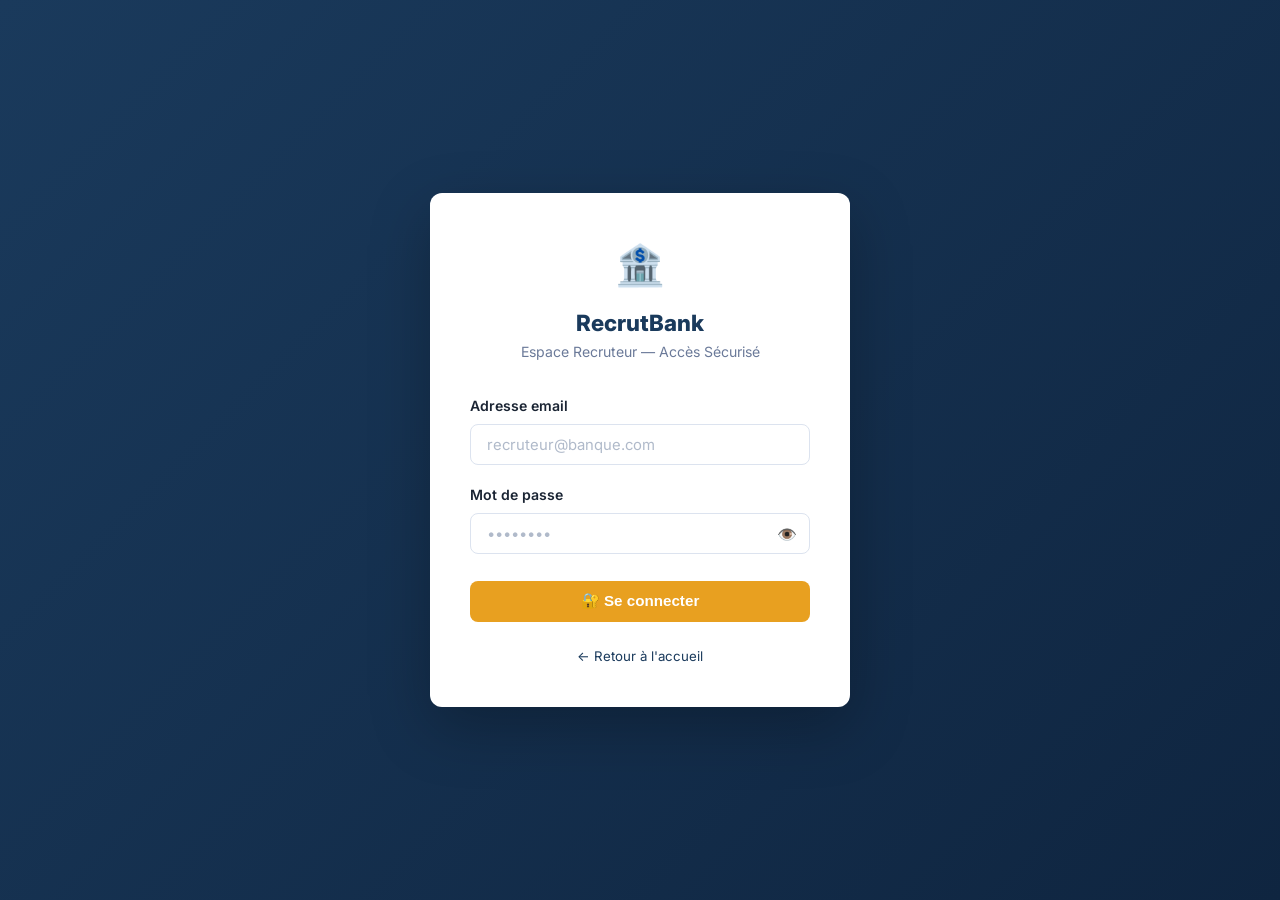
<file: login.html>
<!DOCTYPE html>
<html lang="fr">
<head>
  <meta charset="UTF-8">
  <meta name="viewport" content="width=device-width, initial-scale=1.0">
  <title>Connexion – Espace Recruteur</title>
  <link rel="stylesheet" href="style.css">
</head>
<body>
<div class="login-page">
  <div class="login-box">
    <div class="logo-area">
      <div style="font-size:2.5rem;margin-bottom:.5rem">🏦</div>
      <h2>RecrutBank</h2>
      <p>Espace Recruteur — Accès Sécurisé</p>
    </div>

    <div id="login-alert"></div>

    <form id="login-form">
      <div class="form-group">
        <label for="email">Adresse email</label>
        <input class="form-control" type="email" id="email" placeholder="recruteur@banque.com" required autocomplete="username">
      </div>
      <div class="form-group">
        <label for="password">Mot de passe</label>
        <div style="position:relative">
          <input class="form-control" type="password" id="password" placeholder="••••••••" required style="padding-right:2.8rem" autocomplete="current-password">
          <button type="button" onclick="togglePwd()" style="position:absolute;right:.8rem;top:50%;transform:translateY(-50%);background:none;border:none;cursor:pointer;font-size:1rem" id="eye-btn">👁️</button>
        </div>
      </div>
      <button type="submit" class="btn btn-primary btn-full" id="login-btn" style="margin-top:.5rem">
        🔐 Se connecter
      </button>
    </form>

    <p style="text-align:center;margin-top:1.5rem;font-size:.83rem;color:var(--text-muted)">
      <a href="index.html">← Retour à l'accueil</a>
    </p>

    
  </div>
</div>

<script>
// CONFIGURATION DE L'URL BACKEND (Mise à jour avec votre lien actuel)
const API = window.location.hostname === "localhost" || window.location.hostname === "127.0.0.1"
  ? "http://localhost:5000/api"
  : "https://backend1-fiq5.onrender.com/api";

function togglePwd() {
  const p = document.getElementById('password');
  p.type = p.type === 'password' ? 'text' : 'password';
  document.getElementById('eye-btn').textContent = p.type === 'password' ? '👁️' : '🙈';
}

document.getElementById('login-form').addEventListener('submit', async function(e) {
  e.preventDefault();
  const btn = document.getElementById('login-btn');
  const alertDiv = document.getElementById('login-alert');
  
  btn.innerHTML = 'Connexion...';
  btn.disabled = true;
  alertDiv.innerHTML = '';

  const email = document.getElementById('email').value;
  const password = document.getElementById('password').value;

  try {
    const res = await fetch(`${API}/auth/login`, {
      method: 'POST',
      headers: { 
        'Content-Type': 'application/json',
        'Accept': 'application/json'
      },
      body: JSON.stringify({ email, password })
    });
    
    const data = await res.json();
    
    if(res.ok) {
      // Stockage des infos de session
      localStorage.setItem('rh_token', data.token);
      localStorage.setItem('rh_nom', data.nom || 'Recruteur');
      localStorage.setItem('rh_email', email);
      
      // Redirection vers le dashboard
      window.location.href = 'dashboard-recruteur.html';
    } else {
      alertDiv.innerHTML = `<div class="alert alert-error" style="color:red; margin-bottom:10px;">⚠️ ${data.error || 'Identifiants incorrects'}</div>`;
    }
  } catch (error) {
    console.error("Erreur login:", error);
    alertDiv.innerHTML = `<div class="alert alert-error" style="color:red; margin-bottom:10px;">⚠️ Impossible de joindre le serveur. Vérifiez votre connexion.</div>`;
  } finally {
    btn.innerHTML = '🔐 Se connecter';
    btn.disabled = false;
  }
});

// Vérification si déjà connecté au chargement
window.addEventListener('load', () => {
  if(localStorage.getItem('rh_token')) {
    window.location.href = 'dashboard-recruteur.html';
  }
});
</script>
</body>
</html>
</file>
<file: style.css>
/* ═══════════════════════════════════════════════════════
   GESTION CANDIDATURES – Feuille de style principale
═══════════════════════════════════════════════════════ */
@import url('https://fonts.googleapis.com/css2?family=Inter:wght@300;400;500;600;700;800&display=swap');

:root {
  --primary:   #1a3a5c;
  --primary-light: #234e7a;
  --accent:    #e8a020;
  --accent-hover: #cf8c18;
  --success:   #1e7e34;
  --danger:    #c0392b;
  --warning:   #e67e22;
  --info:      #2980b9;
  --bg:        #f4f6fa;
  --card:      #ffffff;
  --border:    #dce3ef;
  --text:      #1a2433;
  --text-muted:#6b7a99;
  --shadow:    0 4px 24px rgba(26,58,92,.08);
  --radius:    12px;
  --radius-sm: 8px;
}

*, *::before, *::after { box-sizing: border-box; margin: 0; padding: 0; }

body {
  font-family: 'Inter', sans-serif;
  background: var(--bg);
  color: var(--text);
  line-height: 1.6;
}

a { color: var(--primary); text-decoration: none; }
a:hover { color: var(--accent); }

/* ── NAV ─────────────────────────────────────────────── */
.navbar {
  background: var(--primary);
  color: #fff;
  padding: 0 2rem;
  height: 66px;
  display: flex;
  align-items: center;
  justify-content: space-between;
  position: sticky;
  top: 0;
  z-index: 100;
  box-shadow: 0 2px 16px rgba(0,0,0,.18);
}
.navbar .brand {
  display: flex;
  align-items: center;
  gap: .7rem;
  font-weight: 700;
  font-size: 1.15rem;
  color: #fff;
}
.navbar .brand span.tag {
  background: var(--accent);
  color: #fff;
  font-size: .7rem;
  padding: 2px 8px;
  border-radius: 20px;
  font-weight: 600;
  letter-spacing: .5px;
}
.nav-links { display: flex; align-items: center; gap: 1rem; }
.nav-links a { color: rgba(255,255,255,.82); font-size: .9rem; font-weight: 500; transition: color .2s; }
.nav-links a:hover { color: #fff; }
.btn-nav {
  background: var(--accent);
  color: #fff !important;
  padding: .45rem 1.1rem;
  border-radius: 6px;
  font-weight: 600;
  transition: background .2s;
}
.btn-nav:hover { background: var(--accent-hover) !important; }

/* ── HERO ────────────────────────────────────────────── */
.hero {
  background: linear-gradient(135deg, var(--primary) 0%, #0f2540 100%);
  color: #fff;
  text-align: center;
  padding: 5rem 2rem 4rem;
}
.hero h1 { font-size: clamp(2rem, 4vw, 3.2rem); font-weight: 800; margin-bottom: 1rem; }
.hero h1 span { color: var(--accent); }
.hero p { font-size: 1.1rem; opacity: .85; max-width: 620px; margin: 0 auto 2.5rem; }
.hero-btns { display: flex; gap: 1rem; justify-content: center; flex-wrap: wrap; }

/* ── BUTTONS ─────────────────────────────────────────── */
.btn {
  display: inline-flex;
  align-items: center;
  gap: .5rem;
  padding: .7rem 1.6rem;
  border-radius: var(--radius-sm);
  font-size: .95rem;
  font-weight: 600;
  cursor: pointer;
  border: none;
  transition: all .2s;
  white-space: nowrap;
}
.btn-primary { background: var(--accent); color: #fff; }
.btn-primary:hover { background: var(--accent-hover); transform: translateY(-1px); }
.btn-outline { background: transparent; color: #fff; border: 2px solid rgba(255,255,255,.5); }
.btn-outline:hover { border-color: #fff; background: rgba(255,255,255,.1); }
.btn-blue { background: var(--primary); color: #fff; }
.btn-blue:hover { background: var(--primary-light); }
.btn-success { background: var(--success); color: #fff; }
.btn-success:hover { background: #145a23; }
.btn-danger { background: var(--danger); color: #fff; }
.btn-danger:hover { background: #9b2b1e; }
.btn-warning { background: var(--warning); color: #fff; }
.btn-warning:hover { background: #ca6f1e; }
.btn-info { background: var(--info); color: #fff; }
.btn-info:hover { background: #1f6fa3; }
.btn-sm { padding: .38rem 1rem; font-size: .82rem; }
.btn-full { width: 100%; justify-content: center; }
.btn:disabled { opacity: .55; cursor: not-allowed; transform: none; }

/* ── CARDS & CONTAINERS ──────────────────────────────── */
.container { max-width: 1200px; margin: 0 auto; padding: 0 1.5rem; }
.section { padding: 4rem 0; }
.card {
  background: var(--card);
  border-radius: var(--radius);
  box-shadow: var(--shadow);
  border: 1px solid var(--border);
  padding: 1.8rem;
}
.card-header {
  display: flex;
  align-items: center;
  justify-content: space-between;
  margin-bottom: 1.4rem;
  padding-bottom: 1rem;
  border-bottom: 1px solid var(--border);
}
.card-title { font-size: 1.1rem; font-weight: 700; color: var(--primary); }

/* ── GRID STATS ──────────────────────────────────────── */
.stats-grid { display: grid; grid-template-columns: repeat(auto-fill,minmax(180px,1fr)); gap: 1rem; }
.stat-card {
  background: var(--card);
  border-radius: var(--radius);
  box-shadow: var(--shadow);
  padding: 1.4rem 1.2rem;
  text-align: center;
  border-top: 4px solid;
  transition: transform .2s;
}
.stat-card:hover { transform: translateY(-3px); }
.stat-card.blue  { border-color: var(--primary); }
.stat-card.amber { border-color: var(--accent); }
.stat-card.green { border-color: var(--success); }
.stat-card.red   { border-color: var(--danger); }
.stat-card.purple{ border-color: #8e44ad; }
.stat-icon { font-size: 2rem; margin-bottom: .5rem; }
.stat-value { font-size: 2.2rem; font-weight: 800; color: var(--text); }
.stat-label { font-size: .8rem; color: var(--text-muted); font-weight: 500; margin-top: .25rem; }

/* ── POSTES GRID ─────────────────────────────────────── */
.postes-grid { display: grid; grid-template-columns: repeat(auto-fill,minmax(280px,1fr)); gap: 1.4rem; }
.poste-card {
  background: var(--card);
  border-radius: var(--radius);
  box-shadow: var(--shadow);
  border: 1px solid var(--border);
  padding: 1.6rem;
  border-left: 5px solid var(--accent);
  transition: transform .2s, box-shadow .2s;
}
.poste-card:hover { transform: translateY(-4px); box-shadow: 0 8px 32px rgba(26,58,92,.13); }
.poste-card h3 { font-size: 1rem; font-weight: 700; color: var(--primary); margin-bottom: .5rem; }
.poste-card p { font-size: .85rem; color: var(--text-muted); }

/* ── FORMS ───────────────────────────────────────────── */
.form-group { margin-bottom: 1.2rem; }
.form-group label { display: block; font-size: .88rem; font-weight: 600; color: var(--text); margin-bottom: .4rem; }
.form-control {
  width: 100%;
  padding: .65rem 1rem;
  border: 1.5px solid var(--border);
  border-radius: var(--radius-sm);
  font-size: .93rem;
  font-family: inherit;
  color: var(--text);
  background: #fff;
  transition: border-color .2s;
}
.form-control:focus { outline: none; border-color: var(--primary); box-shadow: 0 0 0 3px rgba(26,58,92,.08); }
.form-control::placeholder { color: #b0baca; }
.form-row { display: grid; grid-template-columns: 1fr 1fr; gap: 1rem; }
.file-input-wrapper { position: relative; }
.file-input-wrapper input[type=file] { display: none; }
.file-label {
  display: flex;
  align-items: center;
  gap: .6rem;
  padding: .65rem 1rem;
  border: 1.5px dashed var(--border);
  border-radius: var(--radius-sm);
  cursor: pointer;
  font-size: .88rem;
  color: var(--text-muted);
  transition: border-color .2s;
}
.file-label:hover { border-color: var(--primary); color: var(--primary); }
.file-label.has-file { border-color: var(--success); color: var(--success); background: #f0fff4; }

/* ── TABLE ───────────────────────────────────────────── */
.table-wrap { overflow-x: auto; border-radius: var(--radius-sm); }
table { width: 100%; border-collapse: collapse; font-size: .87rem; }
thead th {
  background: var(--primary);
  color: #fff;
  padding: .85rem 1rem;
  text-align: left;
  font-weight: 600;
  font-size: .82rem;
  letter-spacing: .3px;
}
tbody tr { border-bottom: 1px solid var(--border); transition: background .15s; }
tbody tr:hover { background: #f8fafd; }
tbody td { padding: .8rem 1rem; vertical-align: middle; }
.td-actions { display: flex; gap: .4rem; flex-wrap: wrap; }

/* ── BADGES ──────────────────────────────────────────── */
.badge {
  display: inline-block;
  padding: .28rem .7rem;
  border-radius: 20px;
  font-size: .75rem;
  font-weight: 600;
  white-space: nowrap;
}
.badge-pending  { background: #fef3cd; color: #856404; }
.badge-retained { background: #d4edda; color: #155724; }
.badge-rejected { background: #f8d7da; color: #721c24; }
.badge-interview{ background: #cce5ff; color: #004085; }

/* ── MODAL ───────────────────────────────────────────── */
.modal-overlay {
  position: fixed; inset: 0;
  background: rgba(0,0,0,.5);
  display: none;
  align-items: center;
  justify-content: center;
  z-index: 999;
  padding: 1rem;
}
.modal-overlay.open { display: flex; }
.modal {
  background: var(--card);
  border-radius: var(--radius);
  width: 100%;
  max-width: 640px;
  max-height: 90vh;
  overflow-y: auto;
  box-shadow: 0 20px 60px rgba(0,0,0,.25);
  animation: modalIn .25s ease;
}
@keyframes modalIn { from { transform: translateY(24px); opacity: 0; } to { transform: none; opacity: 1; } }
.modal-header {
  padding: 1.4rem 1.8rem;
  border-bottom: 1px solid var(--border);
  display: flex;
  align-items: center;
  justify-content: space-between;
}
.modal-header h3 { font-size: 1.05rem; font-weight: 700; color: var(--primary); }
.modal-close { background: none; border: none; font-size: 1.4rem; cursor: pointer; color: var(--text-muted); line-height: 1; }
.modal-body { padding: 1.8rem; }
.modal-footer { padding: 1rem 1.8rem; border-top: 1px solid var(--border); display: flex; gap: .7rem; justify-content: flex-end; }

/* ── TABS ────────────────────────────────────────────── */
.tabs { display: flex; gap: 0; border-bottom: 2px solid var(--border); margin-bottom: 1.5rem; }
.tab-btn {
  padding: .7rem 1.4rem;
  background: none;
  border: none;
  font-size: .9rem;
  font-weight: 600;
  color: var(--text-muted);
  cursor: pointer;
  border-bottom: 2px solid transparent;
  margin-bottom: -2px;
  transition: all .2s;
}
.tab-btn.active { color: var(--primary); border-bottom-color: var(--primary); }
.tab-content { display: none; }
.tab-content.active { display: block; }

/* ── SEARCH/FILTER BAR ───────────────────────────────── */
.filter-bar {
  display: flex;
  gap: .8rem;
  flex-wrap: wrap;
  align-items: center;
  margin-bottom: 1.2rem;
}
.filter-bar .form-control { max-width: 220px; }
.filter-bar select.form-control { max-width: 200px; }

/* ── PROGRESS BAR ────────────────────────────────────── */
.progress { height: 8px; background: var(--border); border-radius: 4px; overflow: hidden; }
.progress-bar { height: 100%; background: var(--accent); border-radius: 4px; transition: width .6s; }

/* ── ALERT ───────────────────────────────────────────── */
.alert {
  padding: .9rem 1.2rem;
  border-radius: var(--radius-sm);
  font-size: .88rem;
  margin-bottom: 1rem;
  display: flex;
  align-items: center;
  gap: .6rem;
}
.alert-success { background: #d4edda; color: #155724; border: 1px solid #c3e6cb; }
.alert-error   { background: #f8d7da; color: #721c24; border: 1px solid #f5c6cb; }
.alert-info    { background: #cce5ff; color: #004085; border: 1px solid #b8daff; }

/* ── EMAIL PREVIEW ───────────────────────────────────── */
.email-preview {
  background: #f8fafd;
  border: 1px solid var(--border);
  border-radius: var(--radius-sm);
  padding: 1.2rem;
  font-size: .88rem;
}
.email-preview .ep-field { margin-bottom: .6rem; }
.email-preview .ep-label { font-weight: 700; color: var(--text-muted); font-size: .78rem; text-transform: uppercase; letter-spacing: .5px; }
.email-preview .ep-body { margin-top: .8rem; white-space: pre-wrap; line-height: 1.7; border-top: 1px solid var(--border); padding-top: .8rem; }
.email-preview textarea { width: 100%; border: 1px solid var(--border); border-radius: 6px; padding: .7rem; font-size: .87rem; font-family: inherit; min-height: 240px; resize: vertical; }

/* ── LOGIN PAGE ──────────────────────────────────────── */
.login-page {
  min-height: 100vh;
  display: flex;
  align-items: center;
  justify-content: center;
  background: linear-gradient(135deg, var(--primary) 0%, #0f2540 100%);
}
.login-box {
  background: var(--card);
  border-radius: var(--radius);
  box-shadow: 0 20px 60px rgba(0,0,0,.25);
  padding: 2.5rem;
  width: 100%;
  max-width: 420px;
}
.login-box .logo-area { text-align: center; margin-bottom: 2rem; }
.login-box .logo-area h2 { color: var(--primary); font-size: 1.4rem; font-weight: 800; }
.login-box .logo-area p { color: var(--text-muted); font-size: .88rem; }

/* ── DASHBOARD LAYOUT ────────────────────────────────── */
.dash-layout { display: grid; grid-template-columns: 240px 1fr; min-height: calc(100vh - 66px); }
.sidebar {
  background: var(--primary);
  padding: 1.5rem 0;
  position: sticky;
  top: 66px;
  height: calc(100vh - 66px);
  overflow-y: auto;
}
.sidebar-user {
  padding: 0 1.2rem 1.2rem;
  border-bottom: 1px solid rgba(255,255,255,.12);
  margin-bottom: 1rem;
}
.sidebar-user .avatar {
  width: 44px; height: 44px;
  background: var(--accent);
  border-radius: 50%;
  display: flex; align-items: center; justify-content: center;
  font-size: 1.1rem; font-weight: 700; color: #fff;
  margin-bottom: .6rem;
}
.sidebar-user .u-name { color: #fff; font-weight: 700; font-size: .92rem; }
.sidebar-user .u-role { color: rgba(255,255,255,.55); font-size: .78rem; }
.sidebar nav a {
  display: flex;
  align-items: center;
  gap: .7rem;
  padding: .7rem 1.4rem;
  color: rgba(255,255,255,.7);
  font-size: .88rem;
  font-weight: 500;
  transition: all .2s;
}
.sidebar nav a:hover, .sidebar nav a.active {
  background: rgba(255,255,255,.1);
  color: #fff;
}
.sidebar nav a .icon { font-size: 1.1rem; width: 20px; text-align: center; }
.dash-main { padding: 2rem 1.8rem; overflow-y: auto; }
.dash-title { font-size: 1.5rem; font-weight: 800; color: var(--primary); margin-bottom: 1.5rem; }

/* ── CHART CONTAINER ─────────────────────────────────── */
.chart-grid { display: grid; grid-template-columns: 1fr 1fr; gap: 1.4rem; margin-bottom: 1.4rem; }
.chart-box {
  background: var(--card);
  border-radius: var(--radius);
  box-shadow: var(--shadow);
  padding: 1.4rem;
  border: 1px solid var(--border);
}
.chart-box h4 { font-size: .92rem; font-weight: 700; color: var(--primary); margin-bottom: 1rem; }
canvas { max-height: 240px; }

/* ── TIMELINE ────────────────────────────────────────── */
.timeline { padding-left: 1rem; border-left: 3px solid var(--border); }
.timeline-item { position: relative; padding-left: 1.4rem; margin-bottom: 1.2rem; }
.timeline-item::before {
  content: '';
  position: absolute;
  left: -7px; top: 6px;
  width: 12px; height: 12px;
  border-radius: 50%;
  background: var(--accent);
  border: 2px solid var(--card);
}
.timeline-item .t-date { font-size: .75rem; color: var(--text-muted); }
.timeline-item .t-text { font-size: .88rem; font-weight: 500; }

/* ── FOOTER ──────────────────────────────────────────── */
footer {
  background: var(--primary);
  color: rgba(255,255,255,.65);
  text-align: center;
  padding: 1.5rem;
  font-size: .83rem;
  margin-top: 3rem;
}

/* ── TOAST ───────────────────────────────────────────── */
.toast-container { position: fixed; bottom: 1.5rem; right: 1.5rem; z-index: 9999; display: flex; flex-direction: column; gap: .6rem; }
.toast {
  background: var(--text);
  color: #fff;
  padding: .8rem 1.2rem;
  border-radius: var(--radius-sm);
  font-size: .87rem;
  box-shadow: 0 4px 20px rgba(0,0,0,.2);
  animation: toastIn .3s ease;
  max-width: 300px;
  display: flex;
  align-items: center;
  gap: .5rem;
}
.toast.success { background: var(--success); }
.toast.error   { background: var(--danger); }
@keyframes toastIn { from { transform: translateX(60px); opacity: 0; } to { transform: none; opacity: 1; } }

/* ── SPINNER ─────────────────────────────────────────── */
.spinner {
  width: 22px; height: 22px;
  border: 3px solid rgba(255,255,255,.3);
  border-top-color: #fff;
  border-radius: 50%;
  animation: spin .7s linear infinite;
  display: inline-block;
}
@keyframes spin { to { transform: rotate(360deg); } }

/* ── SCORE STARS ─────────────────────────────────────── */
.score-input { display: flex; gap: .3rem; }
.score-input label { cursor: pointer; font-size: 1.4rem; color: #ddd; transition: color .15s; }
.score-input input { display: none; }
.score-input input:checked ~ label, .score-input label:hover,
.score-input label:hover ~ label { color: var(--accent); }

/* ── EMPTY STATE ─────────────────────────────────────── */
.empty-state { text-align: center; padding: 3rem 1rem; color: var(--text-muted); }
.empty-state .empty-icon { font-size: 3rem; margin-bottom: 1rem; }
.empty-state p { font-size: .93rem; }

/* ── RESPONSIVE ──────────────────────────────────────── */
@media (max-width: 900px) {
  .dash-layout { grid-template-columns: 1fr; }
  .sidebar { display: none; }
  .chart-grid { grid-template-columns: 1fr; }
}
@media (max-width: 640px) {
  .form-row { grid-template-columns: 1fr; }
  .stats-grid { grid-template-columns: repeat(2, 1fr); }
  .hero { padding: 3rem 1.5rem; }
}

/* ── AJOUTS GRILLE DE PRÉSÉLECTION ──────────────────────────────────── */
.alert-info { background:#cce5ff; color:#004085; border:1px solid #b8daff; }

.ep-label {
  font-weight:700;
  color:var(--text-muted);
  font-size:.75rem;
  text-transform:uppercase;
  letter-spacing:.4px;
  margin-right:.4rem;
}
.ep-body {
  margin-top:.8rem;
  border-top:1px solid var(--border);
  padding-top:.8rem;
}
.email-preview {
  background:#f8fafd;
  border:1px solid var(--border);
  border-radius:var(--radius-sm);
  padding:1.2rem;
  font-size:.88rem;
}

/* Hero */
.hero {
  background:linear-gradient(135deg,var(--primary) 0%,#0f2540 100%);
  color:#fff;
  text-align:center;
  padding:5rem 2rem 4rem;
}
.hero h1 { font-size:clamp(2rem,4vw,3.2rem);font-weight:800;margin-bottom:1rem; }
.hero h1 span { color:var(--accent); }
.hero p { font-size:1.1rem;opacity:.85;max-width:620px;margin:0 auto 2.5rem; }
.hero-btns { display:flex;gap:1rem;justify-content:center;flex-wrap:wrap; }
.btn-outline { background:transparent;color:#fff;border:2px solid rgba(255,255,255,.5); }
.btn-outline:hover { border-color:#fff;background:rgba(255,255,255,.1); }

/* File label */
.file-label.has-file { border-color:var(--success);color:var(--success);background:#f0fff4; }

/* Stat purple */
.stat-card.purple { border-color:#8e44ad; }

/* Badge interview */
.badge-interview { background:#cce5ff;color:#004085; }

/* Spinner */
.spinner {
  width:18px;height:18px;
  border:2px solid rgba(255,255,255,.3);
  border-top-color:#fff;
  border-radius:50%;
  animation:spin .7s linear infinite;
  display:inline-block;vertical-align:middle;margin-right:.4rem;
}
@keyframes spin { to { transform:rotate(360deg); } }
</file>
